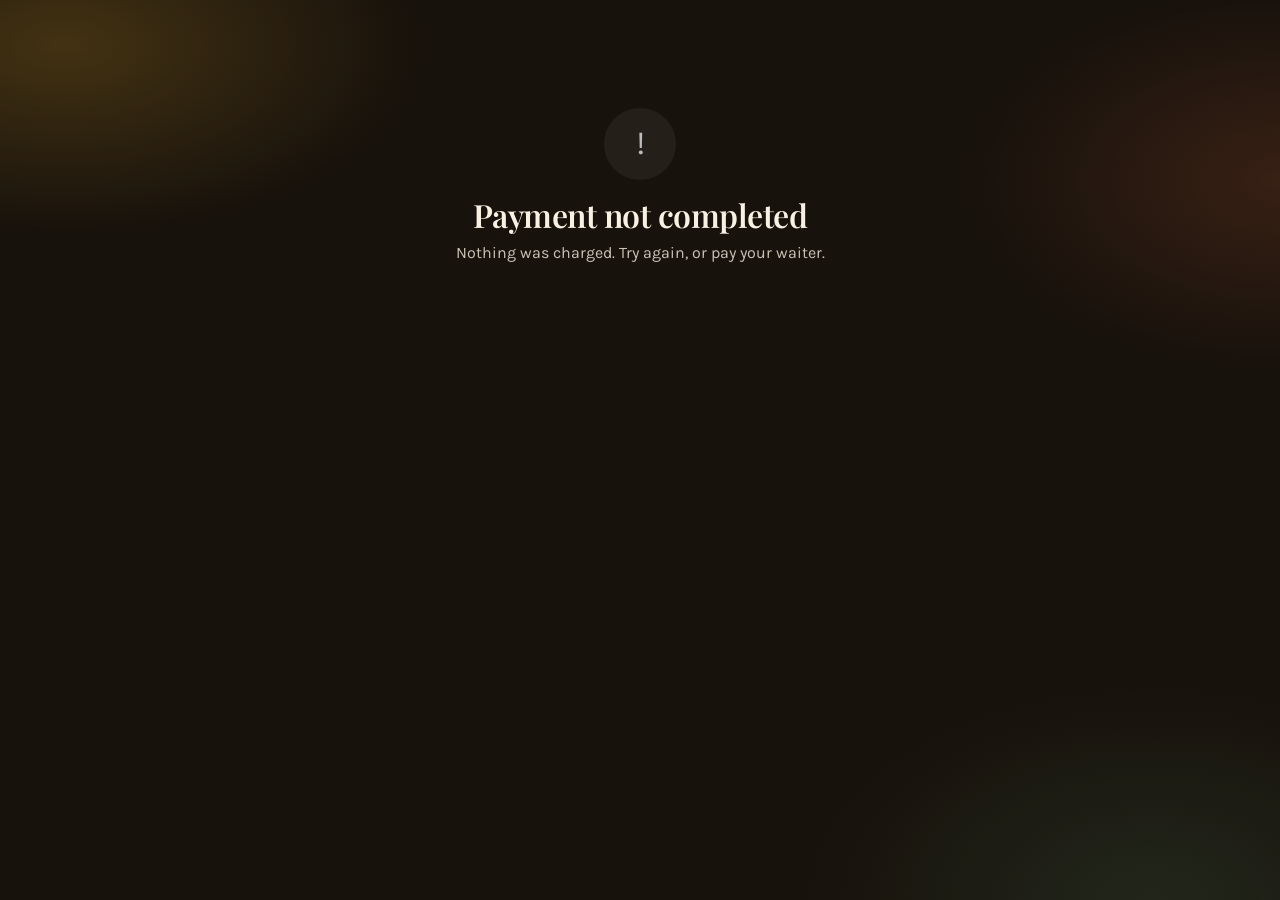
<file: payment-done.html>
<!doctype html>
<html lang="ru">
<head>
<meta charset="utf-8">
<meta name="viewport" content="width=device-width, initial-scale=1, viewport-fit=cover">
<meta name="robots" content="noindex">
<title>Оплата · Payment — Servio AI</title>
<link rel="icon" href="mark.png">
<script>try{document.documentElement.dataset.theme=localStorage.getItem("servio_theme")||"dark"}catch(e){}</script>
<link rel="preconnect" href="https://fonts.googleapis.com"><link rel="preconnect" href="https://fonts.gstatic.com" crossorigin>
<link rel="stylesheet" href="https://fonts.googleapis.com/css2?family=Playfair+Display:ital,wght@0,600;1,500&family=Karla:wght@400;500;600;700&display=swap">
<link rel="stylesheet" href="legal.css?v=4">
<style>
  .done{max-width:520px;margin:12vh auto 0;padding:0 16px;text-align:center}
  .done .mark{width:72px;height:72px;border-radius:50%;display:grid;place-items:center;margin:0 auto 18px;font-size:34px}
  .done .ok{background:rgba(212,175,95,.16);color:#d4af5f}
  .done .no{background:rgba(255,255,255,.06);color:#bbb}
  .done h1{font-family:"Playfair Display",serif;font-size:32px;margin:0 0 10px}
  .done p{font-size:16px;line-height:1.55;opacity:.8;margin:0 0 8px}
</style>
</head>
<body>
<div class="bar"></div>
<main class="done">
  <div class="mark" id="mark">✓</div>
  <h1 id="title"></h1>
  <p id="body"></p>
</main>
<script>
// Stripe sends people here after paying. Nothing is decided on this page: the payment is confirmed
// to Servio's server by Stripe directly; this only says what to do next.
(function(){
  var q=new URLSearchParams(location.search), r=q.get("r"), ok=q.get("ok")==="1";
  var ru=(navigator.language||"").toLowerCase().indexOf("ru")===0||(navigator.language||"").toLowerCase().indexOf("uk")===0;
  var T={
    subscription:{ok:["Спасибо, оплата прошла","Вернитесь в приложение Servio AI — тариф включится в течение минуты.","Thank you — payment received","Go back to the Servio AI app — your plan switches on within a minute."],
                  no:["Оплата не завершена","Деньги не списаны. Вернитесь в приложение и попробуйте ещё раз.","Payment not completed","Nothing was charged. Go back to the app and try again."]},
    order:{ok:["Оплачено, спасибо!","Заказ оплачен — планшет на столе это уже показывает. Приятного аппетита!","Paid — thank you!","Your order is paid; the tablet at your table already shows it. Enjoy your meal!"],
           no:["Оплата не завершена","Деньги не списаны. Можно попробовать снова или оплатить официанту.","Payment not completed","Nothing was charged. Try again, or pay your waiter."]},
    connect:{ok:["Данные отправлены","Вернитесь в приложение: приём карт включится, как только Stripe закончит проверку.","Details sent","Go back to the app: card payments switch on as soon as Stripe finishes checking."],
             no:["Настройка не закончена","Вернитесь в приложение и нажмите «Продолжить настройку».","Setup not finished","Go back to the app and tap “Continue setup”."]}
  };
  var t=(T[r]||T.order)[ok?"ok":"no"], i=ru?0:2;
  document.getElementById("title").textContent=t[i];
  document.getElementById("body").textContent=t[i+1];
  var m=document.getElementById("mark"); m.className="mark "+(ok?"ok":"no"); m.textContent=ok?"✓":"!";
  document.documentElement.lang=ru?"ru":"en";
})();
</script>
</body>
</html>
</file>
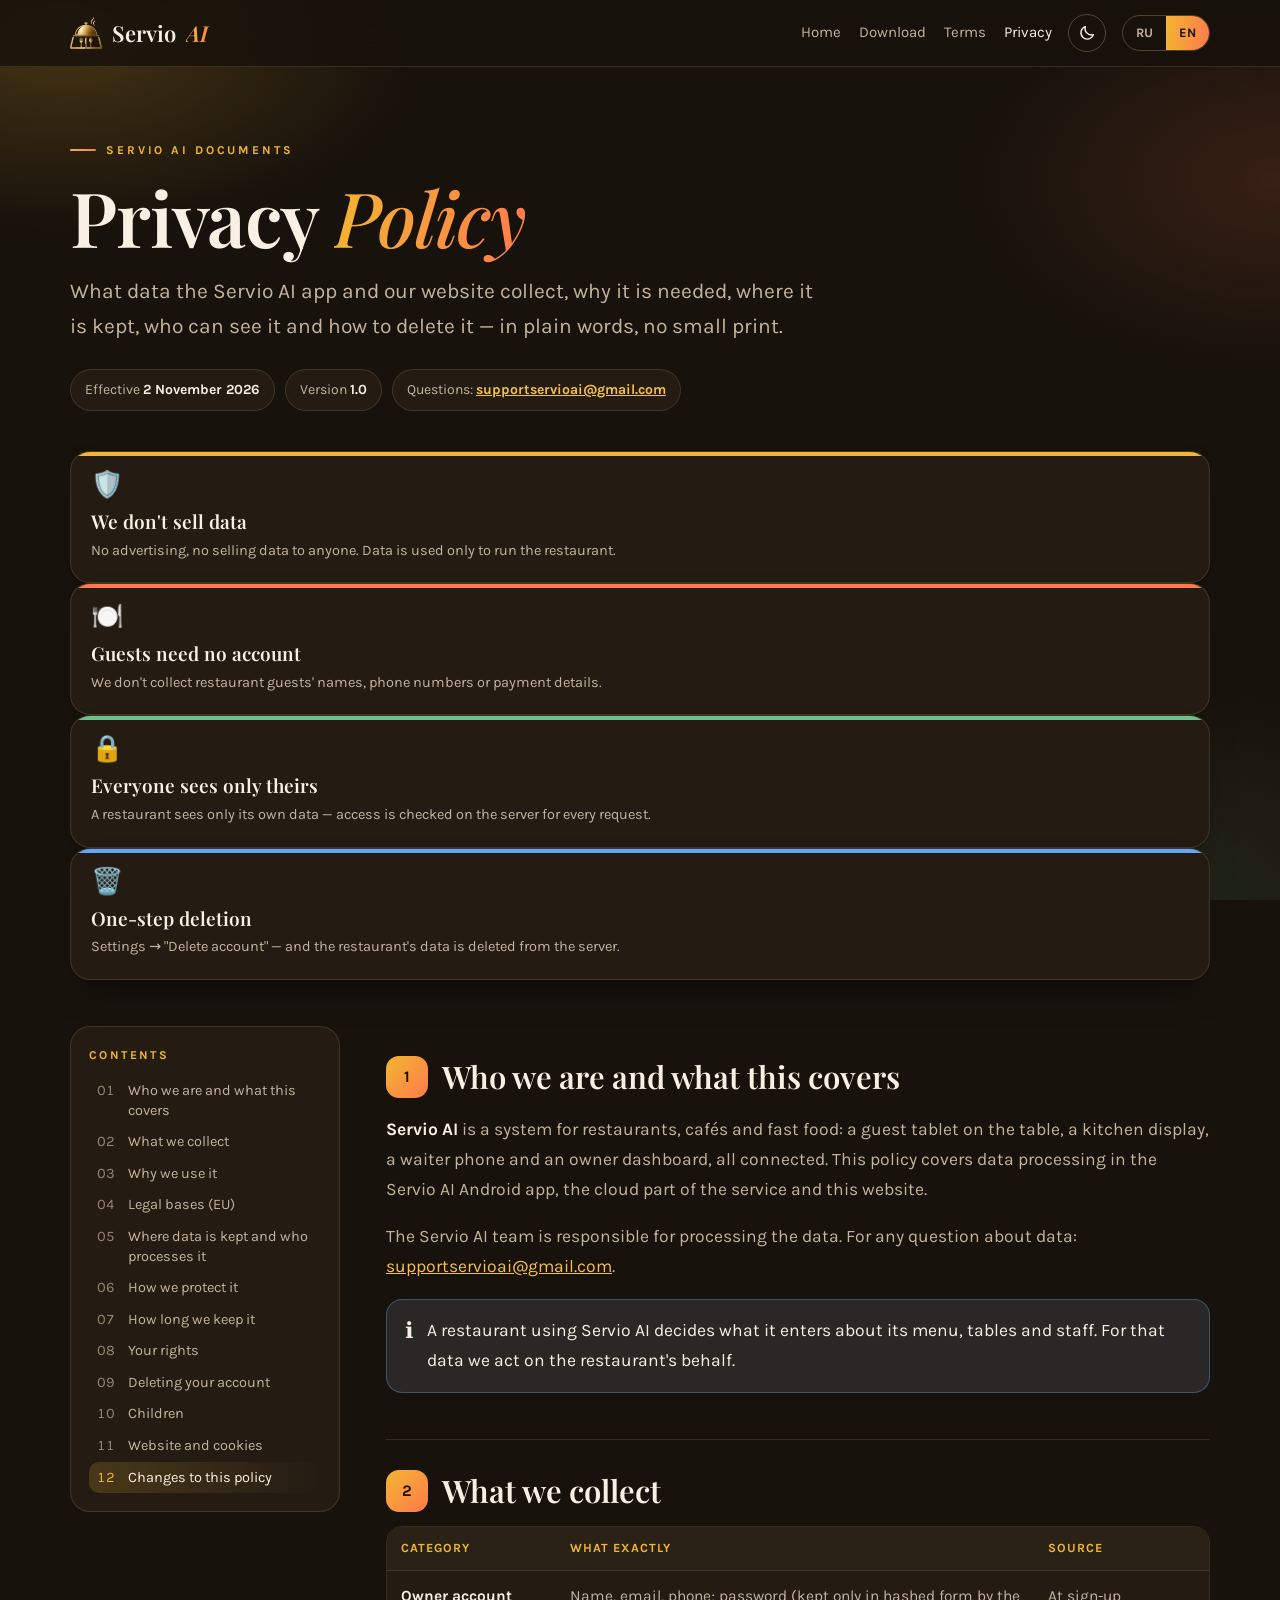
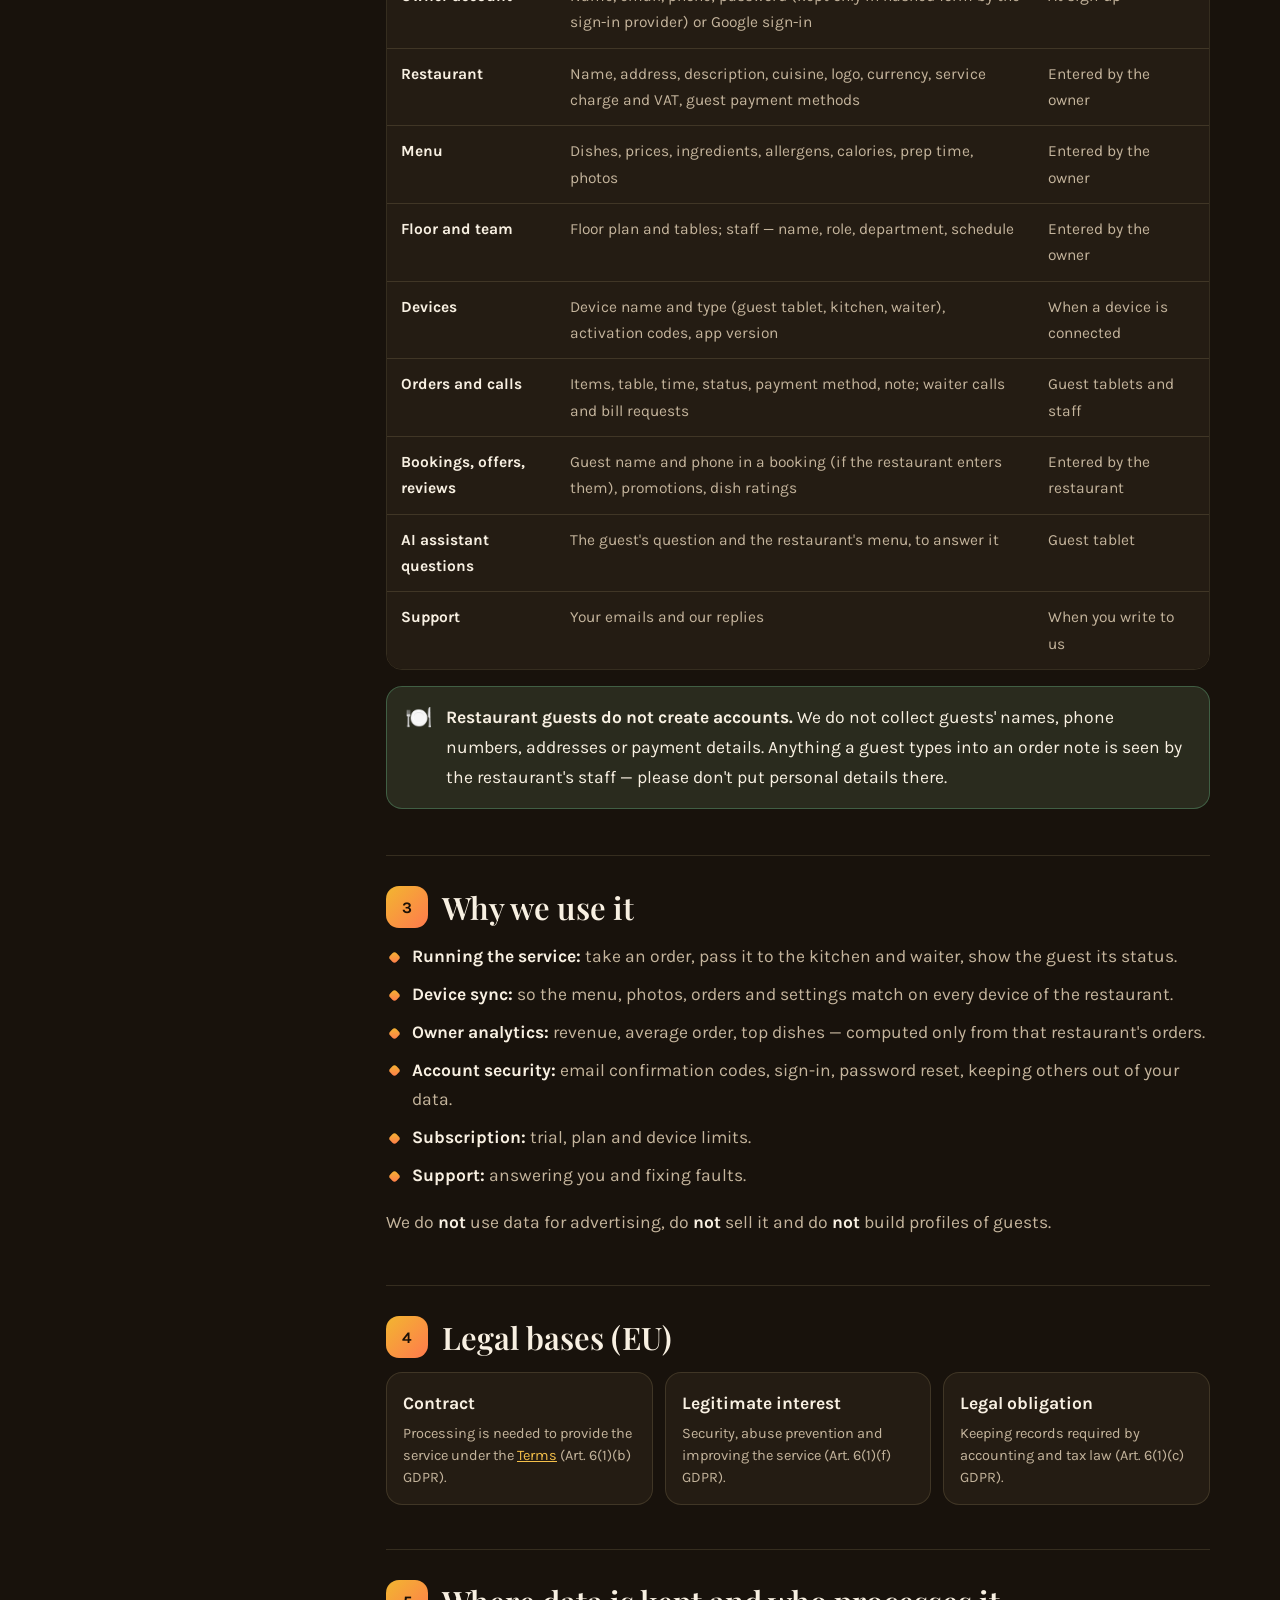
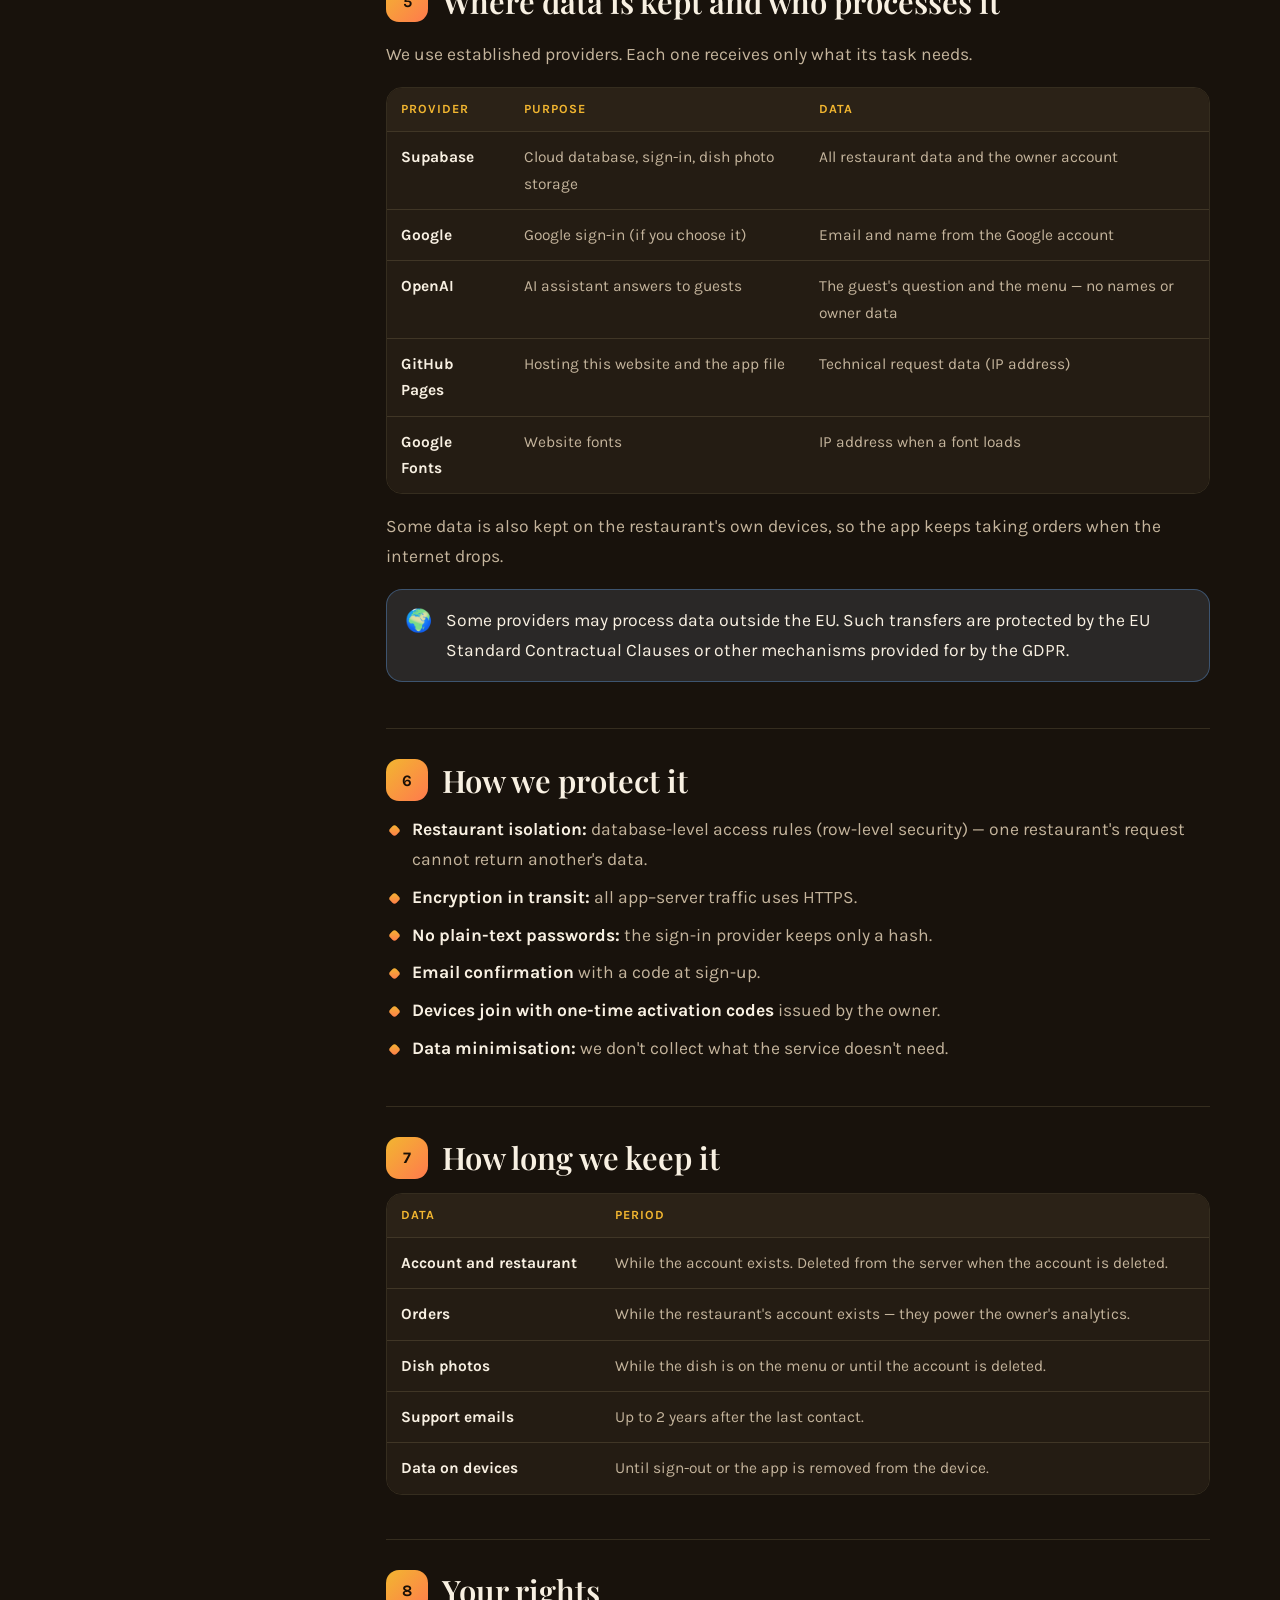
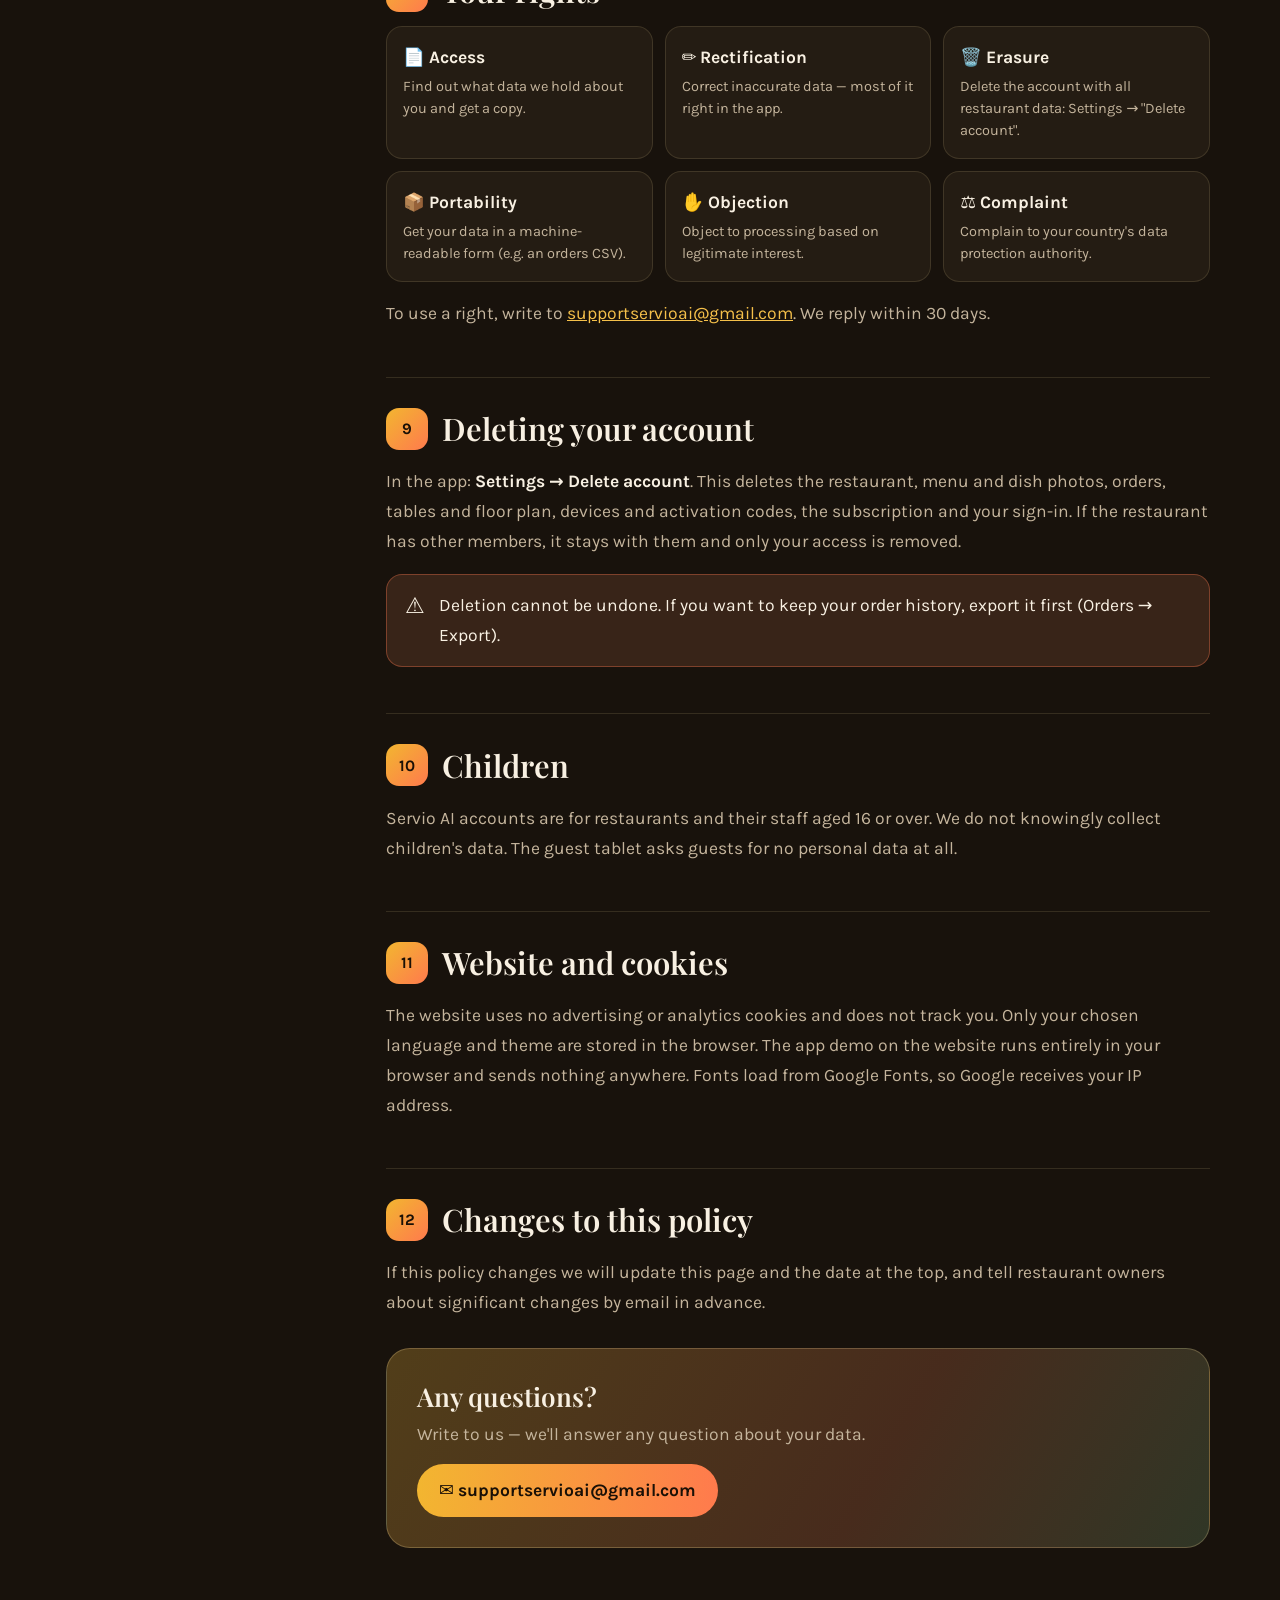
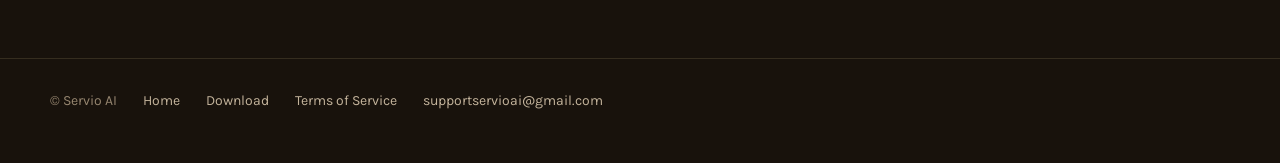
<file: privacy.html>
<!doctype html>
<html lang="ru">
<head>
<meta charset="utf-8">
<meta name="viewport" content="width=device-width, initial-scale=1, viewport-fit=cover">
<title>Политика конфиденциальности · Privacy Policy — Servio AI</title>
<meta name="description" content="Какие данные собирает Servio AI, зачем, где они хранятся и как их удалить.">
<link rel="icon" href="mark.png">
<script>try{document.documentElement.dataset.theme=localStorage.getItem("servio_theme")||"dark"}catch(e){}</script>
<link rel="preconnect" href="https://fonts.googleapis.com"><link rel="preconnect" href="https://fonts.gstatic.com" crossorigin>
<link rel="stylesheet" href="https://fonts.googleapis.com/css2?family=Playfair+Display:ital,wght@0,600;1,500&family=Karla:wght@400;500;600;700&display=swap">
<link rel="stylesheet" href="legal.css?v=4">
</head>
<body>
<div class="bar"></div>
<nav class="nav"><div class="in">
  <a class="home" href="./"><img src="mark.png" alt="">Servio <i>AI</i></a>
  <div class="links"><a href="./" data-ru="Главная" data-en="Home">Главная</a><a href="download.html" data-ru="Скачать" data-en="Download">Скачать</a><a href="terms.html" data-ru="Условия" data-en="Terms">Условия</a><a class="cur" href="privacy.html" data-ru="Конфиденциальность" data-en="Privacy">Конфиденциальность</a></div>
  <button class="theme" id="themeBtn" type="button" aria-label="Light or dark theme"><svg class="sun" viewBox="0 0 24 24" fill="none" stroke="currentColor" stroke-width="1.9" stroke-linecap="round"><circle cx="12" cy="12" r="4.2"/><path d="M12 2.5v2.2M12 19.3v2.2M4.6 4.6l1.6 1.6M17.8 17.8l1.6 1.6M2.5 12h2.2M19.3 12h2.2M4.6 19.4l1.6-1.6M17.8 6.2l1.6-1.6"/></svg><svg class="moon" viewBox="0 0 24 24" fill="none" stroke="currentColor" stroke-width="1.9" stroke-linecap="round" stroke-linejoin="round"><path d="M20.5 14.2A8.5 8.5 0 0 1 9.8 3.5a8.5 8.5 0 1 0 10.7 10.7z"/></svg></button>
  <div class="tabs"><button data-l="ru">RU</button><button data-l="en">EN</button></div>
</div></nav>

<!-- ═════════════ RU ═════════════ -->
<header class="hero" lang-block="ru">
  <div class="eyebrow">Документы Servio AI</div>
  <h1>Политика <em>конфиденциальности</em></h1>
  <p class="lead">Какие данные собирает приложение Servio AI и наш сайт, зачем они нужны, где хранятся, кто их видит и как их удалить — простыми словами, без мелкого шрифта.</p>
  <div class="meta"><span>Действует с <b>2 ноября 2026 г.</b></span><span>Версия <b>1.0</b></span><span>Вопросы: <b><a href="mailto:supportservioai@gmail.com">supportservioai@gmail.com</a></b></span></div>
</header>
<div class="tldr" lang-block="ru">
  <div class="tl reveal"><div class="ic">🛡️</div><b>Не продаём данные</b><p>Никакой рекламы, никакой продажи данных третьим лицам. Данные нужны только для работы ресторана.</p></div>
  <div class="tl reveal"><div class="ic">🍽️</div><b>Гости — без аккаунтов</b><p>Мы не собираем имена, телефоны и платёжные данные гостей ресторана.</p></div>
  <div class="tl reveal"><div class="ic">🔒</div><b>Каждый видит своё</b><p>Ресторан видит только свои данные — доступ проверяется на сервере при каждом запросе.</p></div>
  <div class="tl reveal"><div class="ic">🗑️</div><b>Удаление в один шаг</b><p>Настройки → «Удалить аккаунт» — и данные ресторана удаляются с сервера.</p></div>
</div>

<!-- ═════════════ EN ═════════════ -->
<header class="hero" lang-block="en">
  <div class="eyebrow">Servio AI documents</div>
  <h1>Privacy <em>Policy</em></h1>
  <p class="lead">What data the Servio AI app and our website collect, why it is needed, where it is kept, who can see it and how to delete it — in plain words, no small print.</p>
  <div class="meta"><span>Effective <b>2 November 2026</b></span><span>Version <b>1.0</b></span><span>Questions: <b><a href="mailto:supportservioai@gmail.com">supportservioai@gmail.com</a></b></span></div>
</header>
<div class="tldr" lang-block="en">
  <div class="tl reveal"><div class="ic">🛡️</div><b>We don't sell data</b><p>No advertising, no selling data to anyone. Data is used only to run the restaurant.</p></div>
  <div class="tl reveal"><div class="ic">🍽️</div><b>Guests need no account</b><p>We don't collect restaurant guests' names, phone numbers or payment details.</p></div>
  <div class="tl reveal"><div class="ic">🔒</div><b>Everyone sees only theirs</b><p>A restaurant sees only its own data — access is checked on the server for every request.</p></div>
  <div class="tl reveal"><div class="ic">🗑️</div><b>One-step deletion</b><p>Settings → "Delete account" — and the restaurant's data is deleted from the server.</p></div>
</div>

<div class="layout">
<aside class="toc" id="toc"></aside>
<div>

<!-- ═════════════ RU document ═════════════ -->
<article class="doc" lang-block="ru">
  <section><h2><span class="n">1</span><span class="t">Кто мы и о чём эта политика</span></h2>
    <p><b>Servio AI</b> — система для ресторанов, кафе и фастфуда: планшет гостя на столе, кухонный экран, телефон официанта и панель владельца, связанные между собой. Политика описывает обработку данных в Android-приложении Servio AI, в облачной части сервиса и на сайте.</p>
    <p>Ответственный за обработку данных — команда Servio AI. Связаться с нами по любому вопросу о данных: <a href="mailto:supportservioai@gmail.com">supportservioai@gmail.com</a>.</p>
    <div class="callout info"><span class="i">ℹ️</span><p>Ресторан, который пользуется Servio AI, сам решает, какие данные о своём меню, столах и сотрудниках вносить в систему. Для этих данных мы действуем по поручению ресторана.</p></div>
  </section>

  <section><h2><span class="n">2</span><span class="t">Какие данные мы собираем</span></h2>
    <table class="tbl"><thead><tr><th>Категория</th><th>Что именно</th><th>Откуда</th></tr></thead><tbody>
      <tr><td><b>Аккаунт владельца</b></td><td>Имя, электронная почта, телефон; пароль (хранится только в зашифрованном виде у провайдера входа) или вход через Google</td><td>При регистрации</td></tr>
      <tr><td><b>Ресторан</b></td><td>Название, адрес, описание, кухня, логотип, валюта, сервисный сбор и НДС, способы оплаты для гостей</td><td>Вносит владелец</td></tr>
      <tr><td><b>Меню</b></td><td>Блюда, цены, состав, аллергены, калории, время приготовления, фото</td><td>Вносит владелец</td></tr>
      <tr><td><b>Зал и команда</b></td><td>План зала и столы; сотрудники — имя, роль, отдел, график</td><td>Вносит владелец</td></tr>
      <tr><td><b>Устройства</b></td><td>Название и тип устройства (планшет гостя, кухня, официант), коды активации, версия приложения</td><td>При подключении устройства</td></tr>
      <tr><td><b>Заказы и вызовы</b></td><td>Состав заказа, стол, время, статус, способ оплаты, комментарий; вызовы официанта и запросы счёта</td><td>Планшеты гостей и персонал</td></tr>
      <tr><td><b>Брони, акции, отзывы</b></td><td>Имя и телефон гостя в брони (если их вносит ресторан), промоакции, оценки блюд</td><td>Вносит ресторан</td></tr>
      <tr><td><b>Вопросы ИИ-ассистенту</b></td><td>Текст вопроса гостя и меню ресторана для ответа</td><td>Планшет гостя</td></tr>
      <tr><td><b>Поддержка</b></td><td>Ваши письма и наши ответы</td><td>Когда вы пишете нам</td></tr>
    </tbody></table>
    <div class="callout ok"><span class="i">🍽️</span><p><b>Гости ресторана не создают аккаунтов.</b> Мы не собираем имена, телефоны, адреса или платёжные данные гостей. Если гость пишет что-то в комментарии к заказу, это видит персонал ресторана — не пишите туда личных данных.</p></div>
  </section>

  <section><h2><span class="n">3</span><span class="t">Зачем мы используем данные</span></h2>
    <ul>
      <li><b>Работа сервиса:</b> принять заказ, передать его на кухню и официанту, показать гостю статус.</li>
      <li><b>Синхронизация устройств:</b> чтобы меню, фото, заказы и настройки совпадали на всех устройствах ресторана.</li>
      <li><b>Аналитика для владельца:</b> выручка, средний чек, популярные блюда — считаются из заказов только этого ресторана.</li>
      <li><b>Безопасность аккаунта:</b> подтверждение почты кодом, вход, восстановление пароля, защита от доступа к чужим данным.</li>
      <li><b>Подписка:</b> пробный период, тариф и лимиты устройств.</li>
      <li><b>Поддержка:</b> ответы на ваши обращения и исправление ошибок.</li>
    </ul>
    <p>Мы <b>не</b> используем данные для рекламы, <b>не</b> продаём их и <b>не</b> строим профили гостей.</p>
  </section>

  <section><h2><span class="n">4</span><span class="t">Правовые основания (для ЕС)</span></h2>
    <div class="cards">
      <div class="card"><b>Договор</b><p>Обработка нужна, чтобы оказывать вам сервис по <a href="terms.html">условиям использования</a> (ст. 6(1)(b) GDPR).</p></div>
      <div class="card"><b>Законный интерес</b><p>Безопасность, предотвращение злоупотреблений и улучшение сервиса (ст. 6(1)(f) GDPR).</p></div>
      <div class="card"><b>Закон</b><p>Хранение данных, которое требуется по бухгалтерскому и налоговому законодательству (ст. 6(1)(c) GDPR).</p></div>
    </div>
  </section>

  <section><h2><span class="n">5</span><span class="t">Где хранятся данные и кто их обрабатывает</span></h2>
    <p>Мы пользуемся проверенными поставщиками. Каждый получает только то, что нужно для его задачи.</p>
    <table class="tbl"><thead><tr><th>Поставщик</th><th>Для чего</th><th>Какие данные</th></tr></thead><tbody>
      <tr><td><b>Supabase</b></td><td>Облачная база данных, вход в аккаунт, хранение фото блюд</td><td>Все данные ресторана и аккаунта владельца</td></tr>
      <tr><td><b>Google</b></td><td>Вход через Google (если вы его выбрали)</td><td>Почта и имя из аккаунта Google</td></tr>
      <tr><td><b>OpenAI</b></td><td>Ответы ИИ-ассистента гостю</td><td>Вопрос гостя и меню ресторана — без имён и данных владельца</td></tr>
      <tr><td><b>GitHub Pages</b></td><td>Размещение этого сайта и файла приложения</td><td>Технические данные запроса (IP-адрес)</td></tr>
      <tr><td><b>Google Fonts</b></td><td>Шрифты сайта</td><td>IP-адрес при загрузке шрифта</td></tr>
    </tbody></table>
    <p>Часть данных также хранится на самих устройствах ресторана — так приложение продолжает принимать заказы, когда пропадает интернет.</p>
    <div class="callout info"><span class="i">🌍</span><p>Некоторые поставщики могут обрабатывать данные за пределами ЕС. В таких случаях передача защищается стандартными договорными условиями ЕС или иными механизмами, которые предусмотрены GDPR.</p></div>
  </section>

  <section><h2><span class="n">6</span><span class="t">Как мы защищаем данные</span></h2>
    <ul>
      <li><b>Изоляция ресторанов:</b> правила доступа на уровне базы данных (row-level security) — запрос одного ресторана физически не может вернуть данные другого.</li>
      <li><b>Шифрование при передаче:</b> всё общение приложения с сервером идёт по HTTPS.</li>
      <li><b>Пароли не хранятся в открытом виде:</b> их хранит провайдер входа только в виде хэша.</li>
      <li><b>Подтверждение почты</b> кодом при регистрации.</li>
      <li><b>Подключение устройств по одноразовым кодам</b> активации, которые выдаёт владелец.</li>
      <li><b>Минимум данных:</b> мы не собираем то, что не нужно для работы.</li>
    </ul>
  </section>

  <section><h2><span class="n">7</span><span class="t">Сколько мы храним данные</span></h2>
    <table class="tbl"><thead><tr><th>Данные</th><th>Срок</th></tr></thead><tbody>
      <tr><td><b>Аккаунт и ресторан</b></td><td>Пока аккаунт существует. После удаления аккаунта — удаляются с сервера.</td></tr>
      <tr><td><b>Заказы</b></td><td>Пока существует аккаунт ресторана — они нужны для аналитики владельца.</td></tr>
      <tr><td><b>Фото блюд</b></td><td>Пока блюдо есть в меню или до удаления аккаунта.</td></tr>
      <tr><td><b>Письма в поддержку</b></td><td>До 2 лет после последнего обращения.</td></tr>
      <tr><td><b>Данные на устройствах</b></td><td>До выхода из аккаунта или удаления приложения с устройства.</td></tr>
    </tbody></table>
  </section>

  <section><h2><span class="n">8</span><span class="t">Ваши права</span></h2>
    <div class="cards">
      <div class="card"><b>📄 Доступ</b><p>Узнать, какие данные о вас есть, и получить их копию.</p></div>
      <div class="card"><b>✏️ Исправление</b><p>Исправить неточные данные — большинство можно изменить прямо в приложении.</p></div>
      <div class="card"><b>🗑️ Удаление</b><p>Удалить аккаунт со всеми данными ресторана: Настройки → «Удалить аккаунт».</p></div>
      <div class="card"><b>📦 Переносимость</b><p>Получить данные в машиночитаемом виде (например, CSV заказов).</p></div>
      <div class="card"><b>✋ Возражение</b><p>Возразить против обработки на основании законного интереса.</p></div>
      <div class="card"><b>⚖️ Жалоба</b><p>Пожаловаться в надзорный орган по защите данных своей страны.</p></div>
    </div>
    <p>Чтобы воспользоваться правом, напишите на <a href="mailto:supportservioai@gmail.com">supportservioai@gmail.com</a>. Мы ответим в течение 30 дней.</p>
  </section>

  <section><h2><span class="n">9</span><span class="t">Удаление аккаунта</span></h2>
    <p>В приложении: <b>Настройки → Удалить аккаунт</b>. Будут удалены: ресторан, меню и фото блюд, заказы, столы и план зала, устройства и коды активации, подписка и ваш вход. Если в ресторане есть другие участники, ресторан останется у них, а удалится только ваш доступ.</p>
    <div class="callout warn"><span class="i">⚠️</span><p>Удаление необратимо. Если хотите сохранить историю заказов, выгрузите её заранее (Заказы → Экспорт).</p></div>
  </section>

  <section><h2><span class="n">10</span><span class="t">Дети</span></h2>
    <p>Аккаунты Servio AI предназначены для ресторанов и их сотрудников старше 16 лет. Мы сознательно не собираем данные детей. Планшет гостя не требует от гостей никаких личных данных.</p>
  </section>

  <section><h2><span class="n">11</span><span class="t">Сайт и cookie</span></h2>
    <p>Сайт не использует рекламные и аналитические cookie и не следит за вами. В браузере сохраняются только выбранные язык и тема оформления. Демо-версия приложения на сайте работает целиком в вашем браузере и ничего никуда не отправляет. Шрифты загружаются с Google Fonts, поэтому Google получает ваш IP-адрес.</p>
  </section>

  <section><h2><span class="n">12</span><span class="t">Изменения политики</span></h2>
    <p>Если политика изменится, мы обновим эту страницу и дату вверху, а о существенных изменениях заранее сообщим владельцам ресторанов по почте.</p>
    <div class="contact"><h3>Остались вопросы?</h3><p>Напишите нам — ответим на любой вопрос о ваших данных.</p><a class="btn" href="mailto:supportservioai@gmail.com?subject=Servio%20AI%20%E2%80%94%20%D0%B4%D0%B0%D0%BD%D0%BD%D1%8B%D0%B5">✉️ supportservioai@gmail.com</a></div>
  </section>
</article>

<!-- ═════════════ EN document ═════════════ -->
<article class="doc" lang-block="en">
  <section><h2><span class="n">1</span><span class="t">Who we are and what this covers</span></h2>
    <p><b>Servio AI</b> is a system for restaurants, cafés and fast food: a guest tablet on the table, a kitchen display, a waiter phone and an owner dashboard, all connected. This policy covers data processing in the Servio AI Android app, the cloud part of the service and this website.</p>
    <p>The Servio AI team is responsible for processing the data. For any question about data: <a href="mailto:supportservioai@gmail.com">supportservioai@gmail.com</a>.</p>
    <div class="callout info"><span class="i">ℹ️</span><p>A restaurant using Servio AI decides what it enters about its menu, tables and staff. For that data we act on the restaurant's behalf.</p></div>
  </section>

  <section><h2><span class="n">2</span><span class="t">What we collect</span></h2>
    <table class="tbl"><thead><tr><th>Category</th><th>What exactly</th><th>Source</th></tr></thead><tbody>
      <tr><td><b>Owner account</b></td><td>Name, email, phone; password (kept only in hashed form by the sign-in provider) or Google sign-in</td><td>At sign-up</td></tr>
      <tr><td><b>Restaurant</b></td><td>Name, address, description, cuisine, logo, currency, service charge and VAT, guest payment methods</td><td>Entered by the owner</td></tr>
      <tr><td><b>Menu</b></td><td>Dishes, prices, ingredients, allergens, calories, prep time, photos</td><td>Entered by the owner</td></tr>
      <tr><td><b>Floor and team</b></td><td>Floor plan and tables; staff — name, role, department, schedule</td><td>Entered by the owner</td></tr>
      <tr><td><b>Devices</b></td><td>Device name and type (guest tablet, kitchen, waiter), activation codes, app version</td><td>When a device is connected</td></tr>
      <tr><td><b>Orders and calls</b></td><td>Items, table, time, status, payment method, note; waiter calls and bill requests</td><td>Guest tablets and staff</td></tr>
      <tr><td><b>Bookings, offers, reviews</b></td><td>Guest name and phone in a booking (if the restaurant enters them), promotions, dish ratings</td><td>Entered by the restaurant</td></tr>
      <tr><td><b>AI assistant questions</b></td><td>The guest's question and the restaurant's menu, to answer it</td><td>Guest tablet</td></tr>
      <tr><td><b>Support</b></td><td>Your emails and our replies</td><td>When you write to us</td></tr>
    </tbody></table>
    <div class="callout ok"><span class="i">🍽️</span><p><b>Restaurant guests do not create accounts.</b> We do not collect guests' names, phone numbers, addresses or payment details. Anything a guest types into an order note is seen by the restaurant's staff — please don't put personal details there.</p></div>
  </section>

  <section><h2><span class="n">3</span><span class="t">Why we use it</span></h2>
    <ul>
      <li><b>Running the service:</b> take an order, pass it to the kitchen and waiter, show the guest its status.</li>
      <li><b>Device sync:</b> so the menu, photos, orders and settings match on every device of the restaurant.</li>
      <li><b>Owner analytics:</b> revenue, average order, top dishes — computed only from that restaurant's orders.</li>
      <li><b>Account security:</b> email confirmation codes, sign-in, password reset, keeping others out of your data.</li>
      <li><b>Subscription:</b> trial, plan and device limits.</li>
      <li><b>Support:</b> answering you and fixing faults.</li>
    </ul>
    <p>We do <b>not</b> use data for advertising, do <b>not</b> sell it and do <b>not</b> build profiles of guests.</p>
  </section>

  <section><h2><span class="n">4</span><span class="t">Legal bases (EU)</span></h2>
    <div class="cards">
      <div class="card"><b>Contract</b><p>Processing is needed to provide the service under the <a href="terms.html">Terms</a> (Art. 6(1)(b) GDPR).</p></div>
      <div class="card"><b>Legitimate interest</b><p>Security, abuse prevention and improving the service (Art. 6(1)(f) GDPR).</p></div>
      <div class="card"><b>Legal obligation</b><p>Keeping records required by accounting and tax law (Art. 6(1)(c) GDPR).</p></div>
    </div>
  </section>

  <section><h2><span class="n">5</span><span class="t">Where data is kept and who processes it</span></h2>
    <p>We use established providers. Each one receives only what its task needs.</p>
    <table class="tbl"><thead><tr><th>Provider</th><th>Purpose</th><th>Data</th></tr></thead><tbody>
      <tr><td><b>Supabase</b></td><td>Cloud database, sign-in, dish photo storage</td><td>All restaurant data and the owner account</td></tr>
      <tr><td><b>Google</b></td><td>Google sign-in (if you choose it)</td><td>Email and name from the Google account</td></tr>
      <tr><td><b>OpenAI</b></td><td>AI assistant answers to guests</td><td>The guest's question and the menu — no names or owner data</td></tr>
      <tr><td><b>GitHub Pages</b></td><td>Hosting this website and the app file</td><td>Technical request data (IP address)</td></tr>
      <tr><td><b>Google Fonts</b></td><td>Website fonts</td><td>IP address when a font loads</td></tr>
    </tbody></table>
    <p>Some data is also kept on the restaurant's own devices, so the app keeps taking orders when the internet drops.</p>
    <div class="callout info"><span class="i">🌍</span><p>Some providers may process data outside the EU. Such transfers are protected by the EU Standard Contractual Clauses or other mechanisms provided for by the GDPR.</p></div>
  </section>

  <section><h2><span class="n">6</span><span class="t">How we protect it</span></h2>
    <ul>
      <li><b>Restaurant isolation:</b> database-level access rules (row-level security) — one restaurant's request cannot return another's data.</li>
      <li><b>Encryption in transit:</b> all app–server traffic uses HTTPS.</li>
      <li><b>No plain-text passwords:</b> the sign-in provider keeps only a hash.</li>
      <li><b>Email confirmation</b> with a code at sign-up.</li>
      <li><b>Devices join with one-time activation codes</b> issued by the owner.</li>
      <li><b>Data minimisation:</b> we don't collect what the service doesn't need.</li>
    </ul>
  </section>

  <section><h2><span class="n">7</span><span class="t">How long we keep it</span></h2>
    <table class="tbl"><thead><tr><th>Data</th><th>Period</th></tr></thead><tbody>
      <tr><td><b>Account and restaurant</b></td><td>While the account exists. Deleted from the server when the account is deleted.</td></tr>
      <tr><td><b>Orders</b></td><td>While the restaurant's account exists — they power the owner's analytics.</td></tr>
      <tr><td><b>Dish photos</b></td><td>While the dish is on the menu or until the account is deleted.</td></tr>
      <tr><td><b>Support emails</b></td><td>Up to 2 years after the last contact.</td></tr>
      <tr><td><b>Data on devices</b></td><td>Until sign-out or the app is removed from the device.</td></tr>
    </tbody></table>
  </section>

  <section><h2><span class="n">8</span><span class="t">Your rights</span></h2>
    <div class="cards">
      <div class="card"><b>📄 Access</b><p>Find out what data we hold about you and get a copy.</p></div>
      <div class="card"><b>✏️ Rectification</b><p>Correct inaccurate data — most of it right in the app.</p></div>
      <div class="card"><b>🗑️ Erasure</b><p>Delete the account with all restaurant data: Settings → "Delete account".</p></div>
      <div class="card"><b>📦 Portability</b><p>Get your data in a machine-readable form (e.g. an orders CSV).</p></div>
      <div class="card"><b>✋ Objection</b><p>Object to processing based on legitimate interest.</p></div>
      <div class="card"><b>⚖️ Complaint</b><p>Complain to your country's data protection authority.</p></div>
    </div>
    <p>To use a right, write to <a href="mailto:supportservioai@gmail.com">supportservioai@gmail.com</a>. We reply within 30 days.</p>
  </section>

  <section><h2><span class="n">9</span><span class="t">Deleting your account</span></h2>
    <p>In the app: <b>Settings → Delete account</b>. This deletes the restaurant, menu and dish photos, orders, tables and floor plan, devices and activation codes, the subscription and your sign-in. If the restaurant has other members, it stays with them and only your access is removed.</p>
    <div class="callout warn"><span class="i">⚠️</span><p>Deletion cannot be undone. If you want to keep your order history, export it first (Orders → Export).</p></div>
  </section>

  <section><h2><span class="n">10</span><span class="t">Children</span></h2>
    <p>Servio AI accounts are for restaurants and their staff aged 16 or over. We do not knowingly collect children's data. The guest tablet asks guests for no personal data at all.</p>
  </section>

  <section><h2><span class="n">11</span><span class="t">Website and cookies</span></h2>
    <p>The website uses no advertising or analytics cookies and does not track you. Only your chosen language and theme are stored in the browser. The app demo on the website runs entirely in your browser and sends nothing anywhere. Fonts load from Google Fonts, so Google receives your IP address.</p>
  </section>

  <section><h2><span class="n">12</span><span class="t">Changes to this policy</span></h2>
    <p>If this policy changes we will update this page and the date at the top, and tell restaurant owners about significant changes by email in advance.</p>
    <div class="contact"><h3>Any questions?</h3><p>Write to us — we'll answer any question about your data.</p><a class="btn" href="mailto:supportservioai@gmail.com?subject=Servio%20AI%20%E2%80%94%20data">✉️ supportservioai@gmail.com</a></div>
  </section>
</article>

</div>
</div>
<footer><div class="in"><span>© Servio AI</span><a href="./" data-ru="Главная" data-en="Home">Главная</a><a href="download.html" data-ru="Скачать" data-en="Download">Скачать</a><a href="terms.html" data-ru="Условия использования" data-en="Terms of Service">Условия использования</a><a href="mailto:supportservioai@gmail.com">supportservioai@gmail.com</a></div></footer>
<script src="legal.js?v=3"></script>
</body>
</html>
</file>
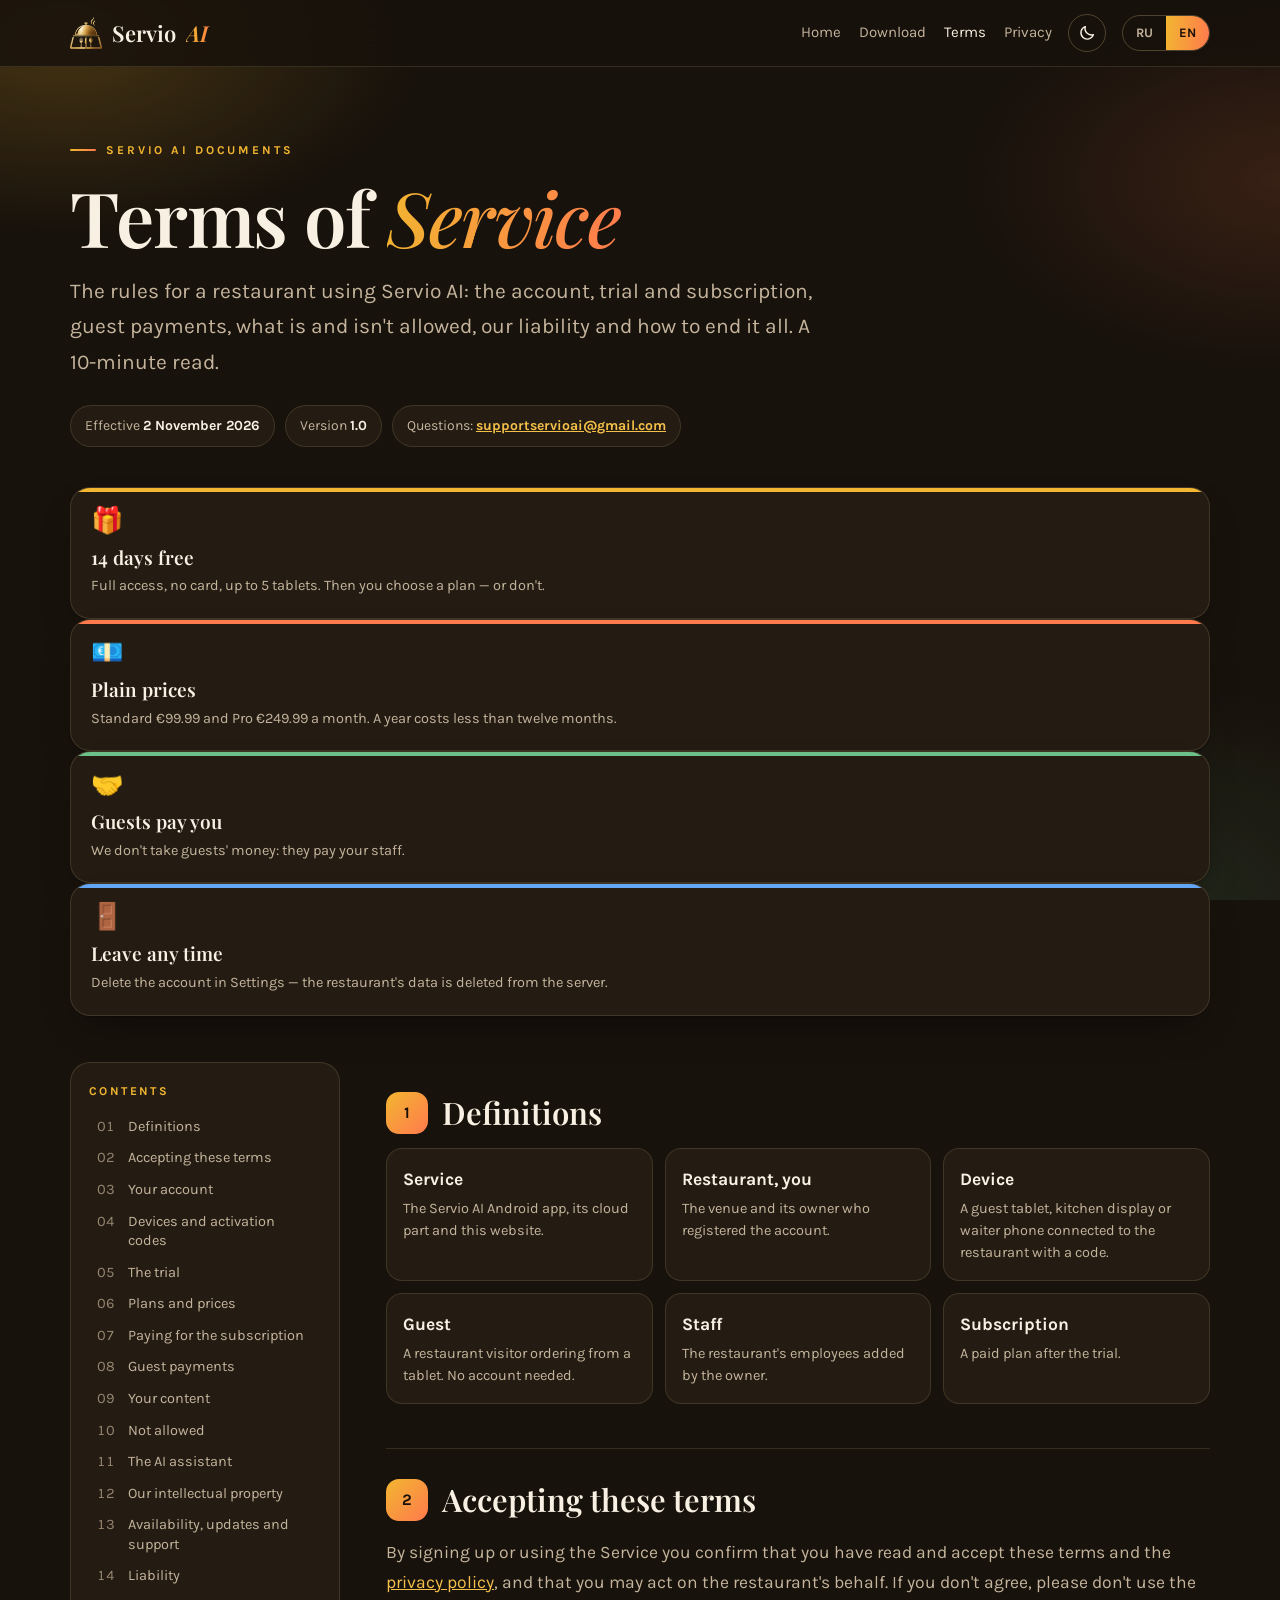
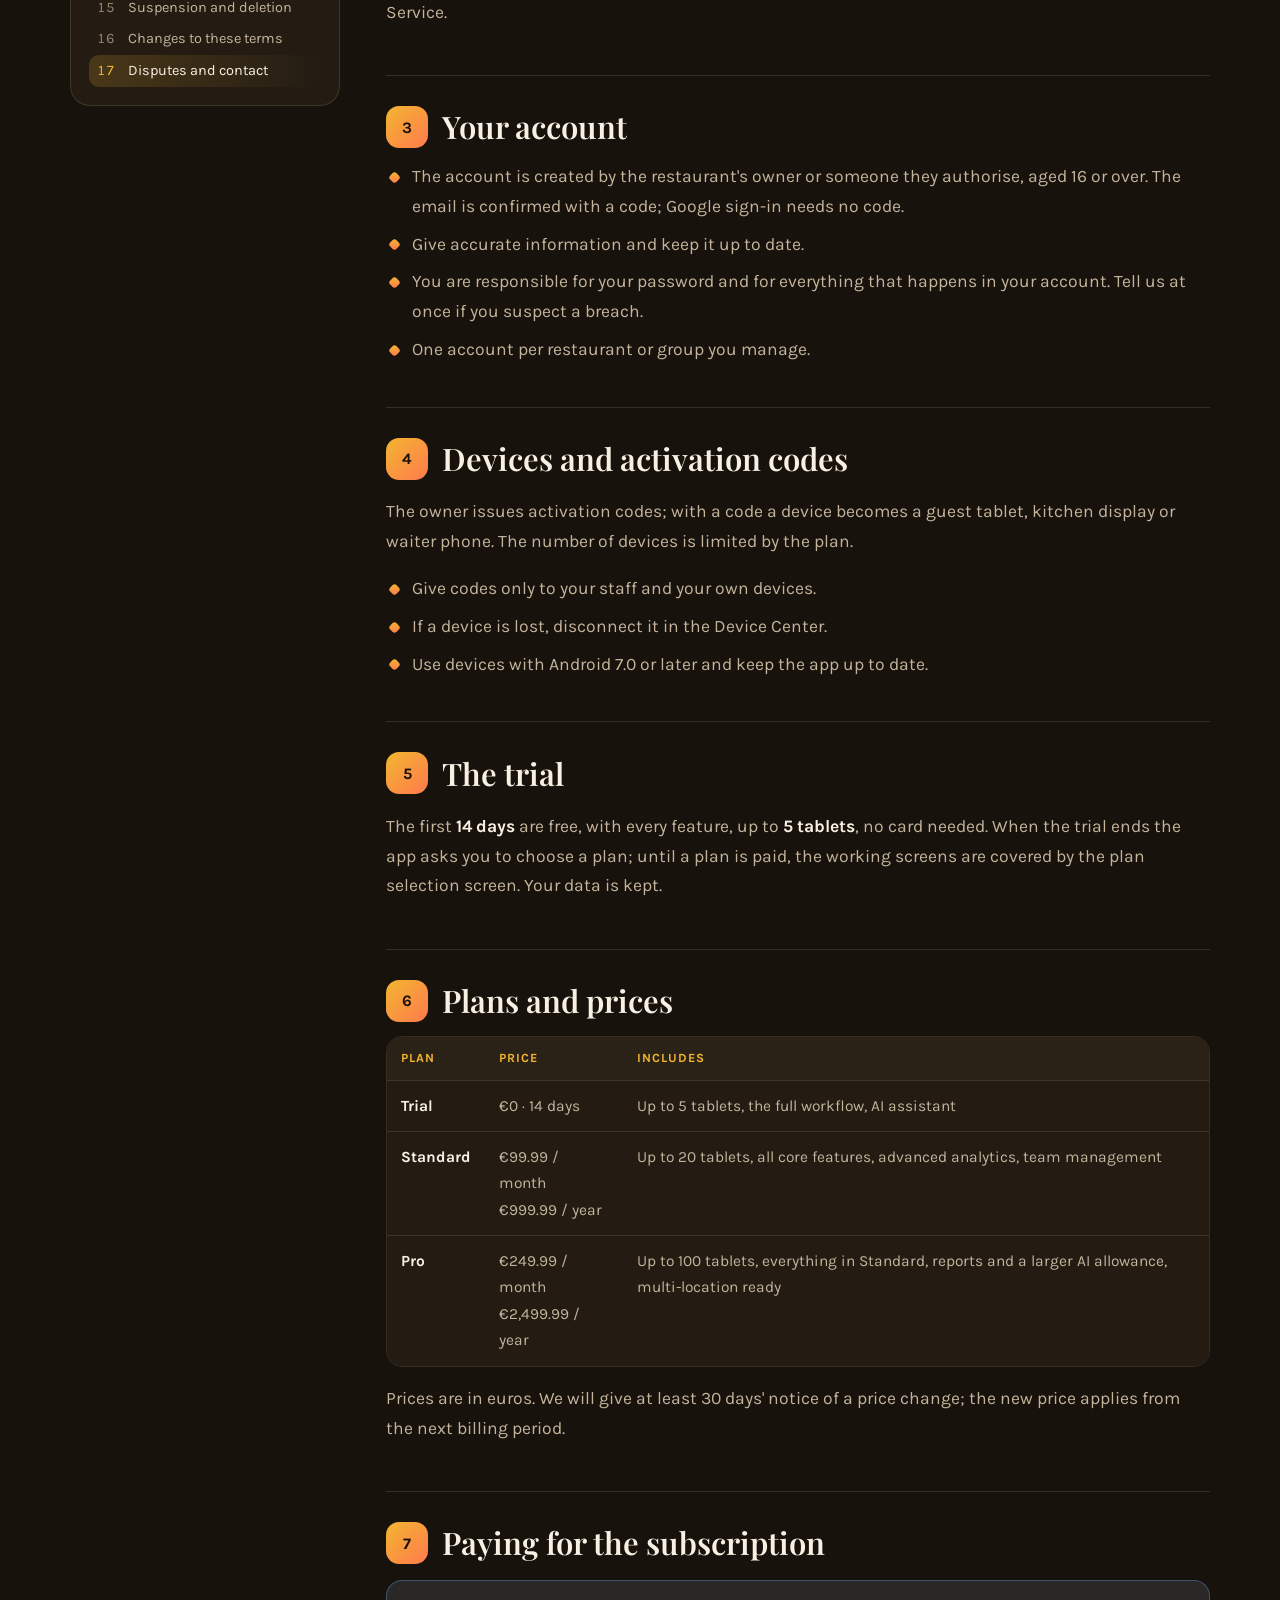
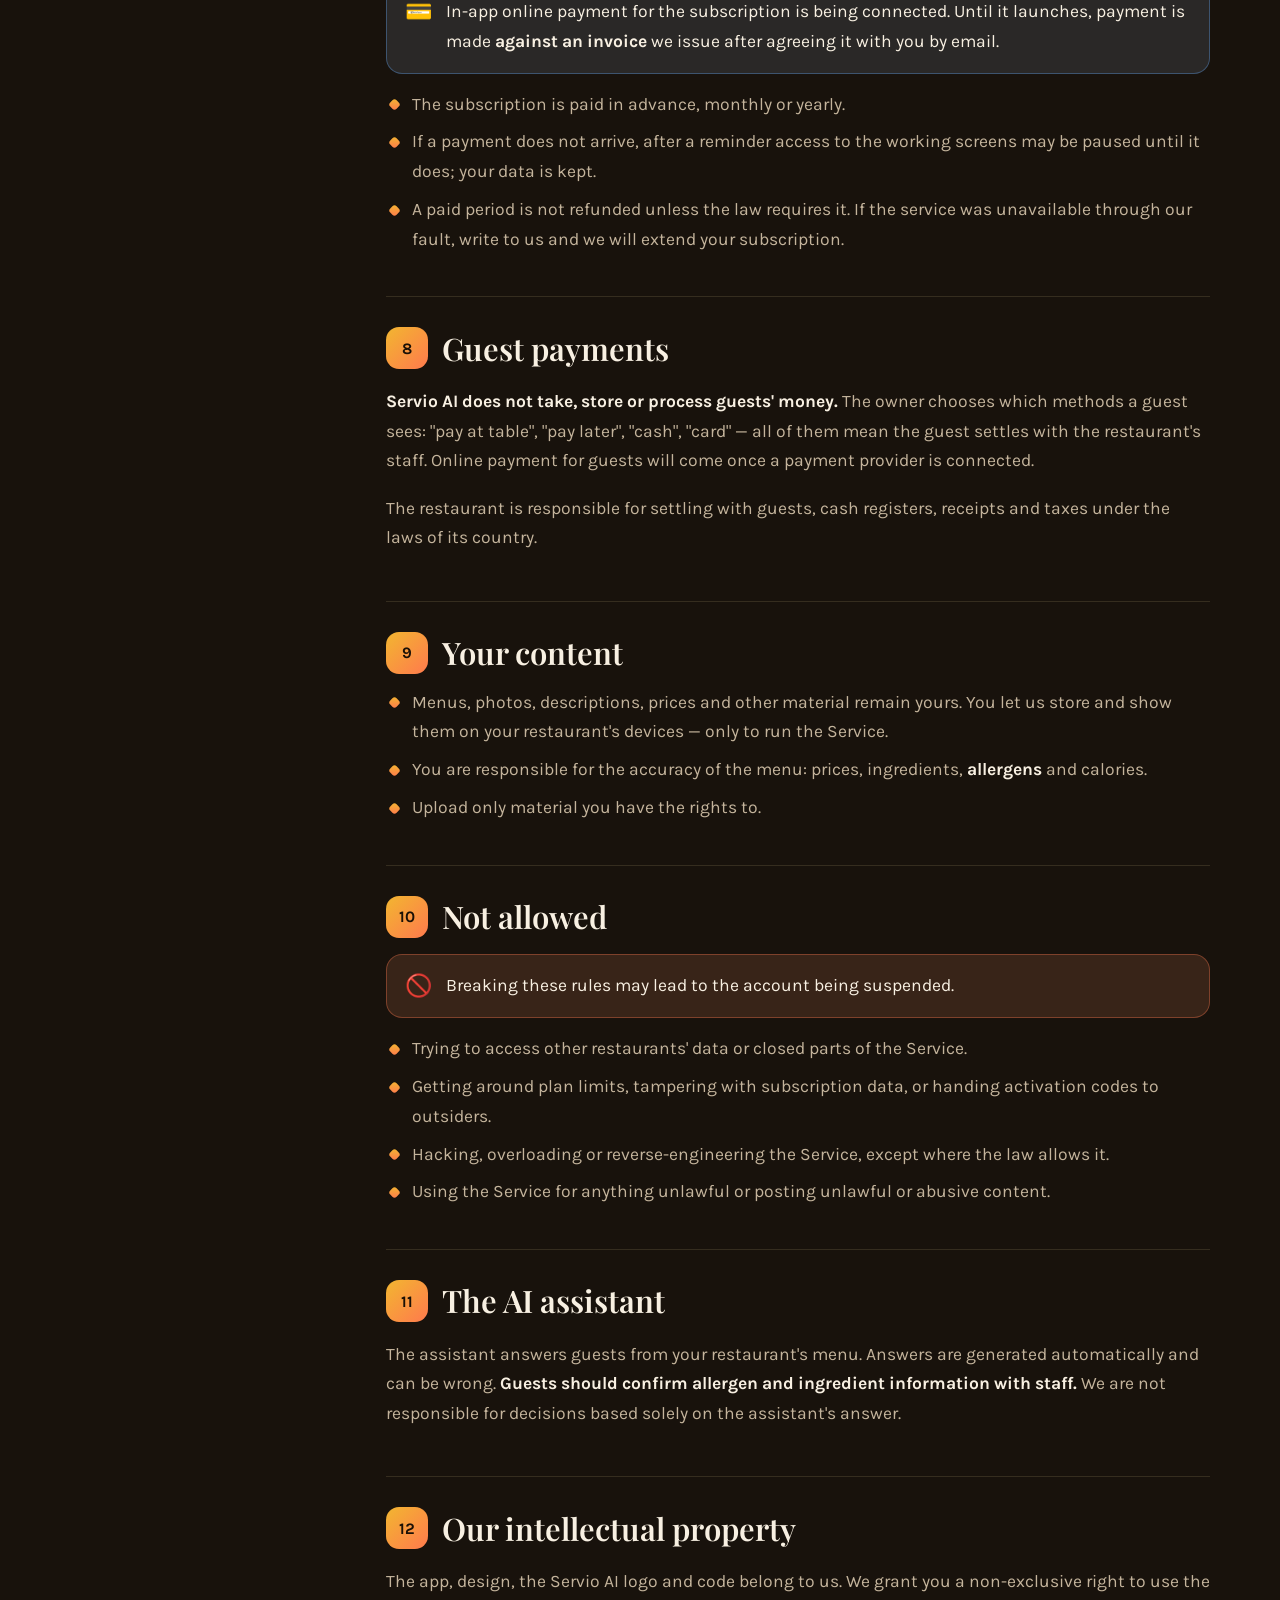
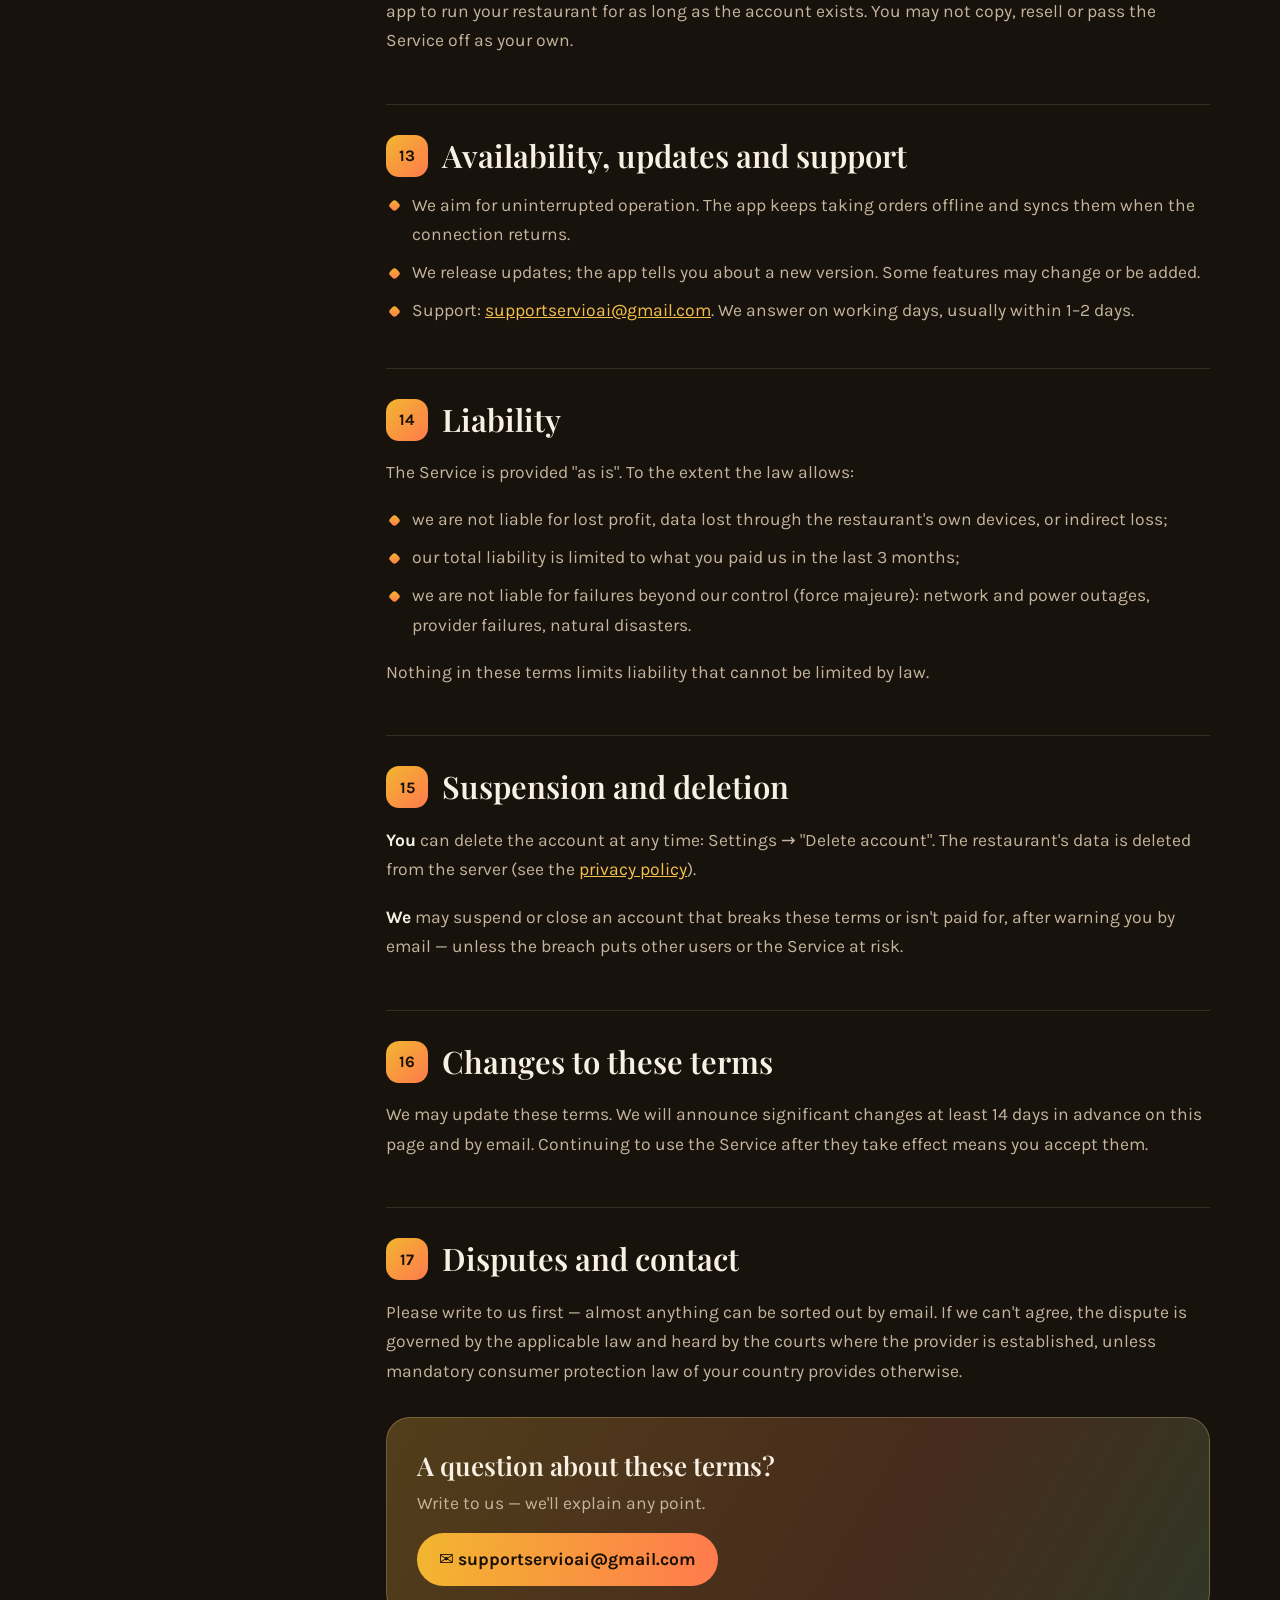
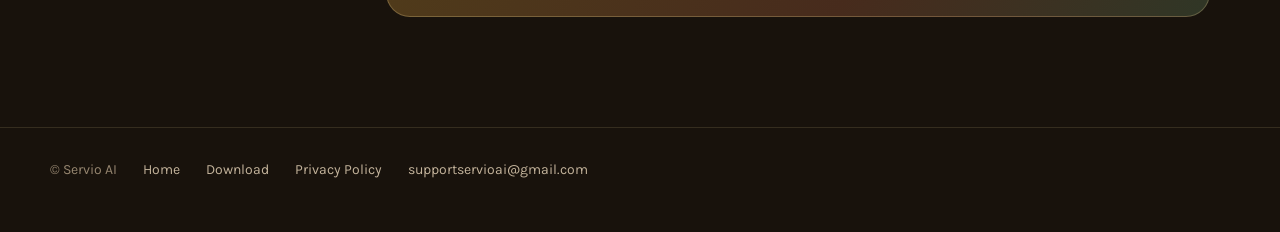
<file: terms.html>
<!doctype html>
<html lang="ru">
<head>
<meta charset="utf-8">
<meta name="viewport" content="width=device-width, initial-scale=1, viewport-fit=cover">
<title>Условия использования · Terms of Service — Servio AI</title>
<meta name="description" content="Условия использования Servio AI: аккаунт, пробный период, подписка, оплата гостей, ответственность и удаление аккаунта.">
<link rel="icon" href="mark.png">
<script>try{document.documentElement.dataset.theme=localStorage.getItem("servio_theme")||"dark"}catch(e){}</script>
<link rel="preconnect" href="https://fonts.googleapis.com"><link rel="preconnect" href="https://fonts.gstatic.com" crossorigin>
<link rel="stylesheet" href="https://fonts.googleapis.com/css2?family=Playfair+Display:ital,wght@0,600;1,500&family=Karla:wght@400;500;600;700&display=swap">
<link rel="stylesheet" href="legal.css?v=4">
</head>
<body>
<div class="bar"></div>
<nav class="nav"><div class="in">
  <a class="home" href="./"><img src="mark.png" alt="">Servio <i>AI</i></a>
  <div class="links"><a href="./" data-ru="Главная" data-en="Home">Главная</a><a href="download.html" data-ru="Скачать" data-en="Download">Скачать</a><a class="cur" href="terms.html" data-ru="Условия" data-en="Terms">Условия</a><a href="privacy.html" data-ru="Конфиденциальность" data-en="Privacy">Конфиденциальность</a></div>
  <button class="theme" id="themeBtn" type="button" aria-label="Light or dark theme"><svg class="sun" viewBox="0 0 24 24" fill="none" stroke="currentColor" stroke-width="1.9" stroke-linecap="round"><circle cx="12" cy="12" r="4.2"/><path d="M12 2.5v2.2M12 19.3v2.2M4.6 4.6l1.6 1.6M17.8 17.8l1.6 1.6M2.5 12h2.2M19.3 12h2.2M4.6 19.4l1.6-1.6M17.8 6.2l1.6-1.6"/></svg><svg class="moon" viewBox="0 0 24 24" fill="none" stroke="currentColor" stroke-width="1.9" stroke-linecap="round" stroke-linejoin="round"><path d="M20.5 14.2A8.5 8.5 0 0 1 9.8 3.5a8.5 8.5 0 1 0 10.7 10.7z"/></svg></button>
  <div class="tabs"><button data-l="ru">RU</button><button data-l="en">EN</button></div>
</div></nav>

<!-- ═════════════ RU ═════════════ -->
<header class="hero" lang-block="ru">
  <div class="eyebrow">Документы Servio AI</div>
  <h1>Условия <em>использования</em></h1>
  <p class="lead">Правила, по которым ресторан пользуется Servio AI: аккаунт, пробный период и подписка, оплата гостей, что можно и что нельзя, наша ответственность и как всё закончить. Читается за 10 минут.</p>
  <div class="meta"><span>Действуют с <b>2 ноября 2026 г.</b></span><span>Версия <b>1.0</b></span><span>Вопросы: <b><a href="mailto:supportservioai@gmail.com">supportservioai@gmail.com</a></b></span></div>
</header>
<div class="tldr" lang-block="ru">
  <div class="tl reveal"><div class="ic">🎁</div><b>14 дней бесплатно</b><p>Полный доступ без карты, до 5 планшетов. Потом — выбираете тариф или нет.</p></div>
  <div class="tl reveal"><div class="ic">💶</div><b>Честные цены</b><p>Standard €99,99 и Pro €249,99 в месяц. Год — дешевле двенадцати месяцев.</p></div>
  <div class="tl reveal"><div class="ic">🤝</div><b>Деньги гостей — ваши</b><p>Мы не принимаем оплату гостей: они платят вашему персоналу.</p></div>
  <div class="tl reveal"><div class="ic">🚪</div><b>Уйти можно в любой момент</b><p>Удалите аккаунт в настройках — данные ресторана удалятся с сервера.</p></div>
</div>

<!-- ═════════════ EN ═════════════ -->
<header class="hero" lang-block="en">
  <div class="eyebrow">Servio AI documents</div>
  <h1>Terms of <em>Service</em></h1>
  <p class="lead">The rules for a restaurant using Servio AI: the account, trial and subscription, guest payments, what is and isn't allowed, our liability and how to end it all. A 10-minute read.</p>
  <div class="meta"><span>Effective <b>2 November 2026</b></span><span>Version <b>1.0</b></span><span>Questions: <b><a href="mailto:supportservioai@gmail.com">supportservioai@gmail.com</a></b></span></div>
</header>
<div class="tldr" lang-block="en">
  <div class="tl reveal"><div class="ic">🎁</div><b>14 days free</b><p>Full access, no card, up to 5 tablets. Then you choose a plan — or don't.</p></div>
  <div class="tl reveal"><div class="ic">💶</div><b>Plain prices</b><p>Standard €99.99 and Pro €249.99 a month. A year costs less than twelve months.</p></div>
  <div class="tl reveal"><div class="ic">🤝</div><b>Guests pay you</b><p>We don't take guests' money: they pay your staff.</p></div>
  <div class="tl reveal"><div class="ic">🚪</div><b>Leave any time</b><p>Delete the account in Settings — the restaurant's data is deleted from the server.</p></div>
</div>

<div class="layout">
<aside class="toc" id="toc"></aside>
<div>

<!-- ═════════════ RU document ═════════════ -->
<article class="doc" lang-block="ru">
  <section><h2><span class="n">1</span><span class="t">Термины</span></h2>
    <div class="cards">
      <div class="card"><b>Сервис</b><p>Приложение Servio AI для Android, его облачная часть и сайт.</p></div>
      <div class="card"><b>Ресторан, вы</b><p>Заведение и его владелец, которые зарегистрировали аккаунт.</p></div>
      <div class="card"><b>Устройство</b><p>Планшет гостя, кухонный экран или телефон официанта, подключённый к ресторану кодом.</p></div>
      <div class="card"><b>Гость</b><p>Посетитель ресторана, который делает заказ с планшета. Аккаунт ему не нужен.</p></div>
      <div class="card"><b>Персонал</b><p>Сотрудники ресторана, которых добавил владелец.</p></div>
      <div class="card"><b>Подписка</b><p>Платный тариф после пробного периода.</p></div>
    </div>
  </section>

  <section><h2><span class="n">2</span><span class="t">Принятие условий</span></h2>
    <p>Регистрируясь или пользуясь Сервисом, вы подтверждаете, что прочитали эти условия и <a href="privacy.html">политику конфиденциальности</a> и согласны с ними, а также что вы вправе действовать от имени ресторана. Если вы не согласны — не пользуйтесь Сервисом.</p>
  </section>

  <section><h2><span class="n">3</span><span class="t">Аккаунт</span></h2>
    <ul>
      <li>Аккаунт создаёт владелец ресторана или уполномоченный им человек старше 16 лет. Почта подтверждается кодом из письма, вход через Google подтверждения не требует.</li>
      <li>Указывайте правдивые данные и держите их актуальными.</li>
      <li>Вы отвечаете за сохранность пароля и за всё, что происходит в вашем аккаунте. О подозрении на взлом сразу пишите нам.</li>
      <li>Один аккаунт — для одного ресторана или сети, которой вы управляете.</li>
    </ul>
  </section>

  <section><h2><span class="n">4</span><span class="t">Устройства и коды активации</span></h2>
    <p>Владелец выдаёт коды активации, и устройство по коду становится планшетом гостя, кухонным экраном или телефоном официанта. Количество устройств ограничено тарифом.</p>
    <ul>
      <li>Передавайте коды только своим сотрудникам и на свои устройства.</li>
      <li>Если устройство потеряно — отключите его в «Центре устройств».</li>
      <li>Используйте устройства с Android 7.0 или новее и следите за обновлениями приложения.</li>
    </ul>
  </section>

  <section><h2><span class="n">5</span><span class="t">Пробный период</span></h2>
    <p>Первые <b>14 дней</b> — бесплатно, с полным набором функций, до <b>5 планшетов</b>, без привязки карты. По окончании пробного периода приложение предложит выбрать тариф; пока тариф не оплачен, рабочие экраны закрываются экраном выбора тарифа. Ваши данные при этом сохраняются.</p>
  </section>

  <section><h2><span class="n">6</span><span class="t">Тарифы и цены</span></h2>
    <table class="tbl"><thead><tr><th>Тариф</th><th>Цена</th><th>Что входит</th></tr></thead><tbody>
      <tr><td><b>Пробный</b></td><td>€0 · 14 дней</td><td>До 5 планшетов, вся работа ресторана, ИИ-ассистент</td></tr>
      <tr><td><b>Standard</b></td><td>€99,99 / месяц<br>€999,99 / год</td><td>До 20 планшетов, все основные функции, расширенная аналитика, управление командой</td></tr>
      <tr><td><b>Pro</b></td><td>€249,99 / месяц<br>€2 499,99 / год</td><td>До 100 планшетов, всё из Standard, отчёты и больший лимит ИИ, готовность к нескольким заведениям</td></tr>
    </tbody></table>
    <p>Цены указаны в евро. Об изменении цен мы предупредим минимум за 30 дней; новая цена применяется со следующего периода оплаты.</p>
  </section>

  <section><h2><span class="n">7</span><span class="t">Оплата подписки</span></h2>
    <div class="callout info"><span class="i">💳</span><p>Онлайн-оплата подписки в приложении пока подключается. До её запуска оплата производится <b>по счёту</b>, который мы выставляем после согласования с вами по почте.</p></div>
    <ul>
      <li>Подписка оплачивается вперёд за месяц или за год.</li>
      <li>Если оплата не поступила, после напоминания доступ к рабочим экранам может быть приостановлен до оплаты; данные сохраняются.</li>
      <li>Оплаченный период не возвращается, если иное не требует закон. Если сервис был недоступен по нашей вине, напишите нам — мы продлим подписку.</li>
    </ul>
  </section>

  <section><h2><span class="n">8</span><span class="t">Оплата гостей</span></h2>
    <p><b>Servio AI не принимает, не хранит и не обрабатывает деньги гостей.</b> Владелец сам выбирает, какие способы видит гость: «оплата за столом», «оплата позже», «наличные», «карта» — все они означают, что гость рассчитывается с персоналом ресторана. Онлайн-оплата для гостей появится после подключения платёжного сервиса.</p>
    <p>Ресторан сам отвечает за расчёты с гостями, кассовую технику, чеки и налоги по законам своей страны.</p>
  </section>

  <section><h2><span class="n">9</span><span class="t">Ваш контент</span></h2>
    <ul>
      <li>Меню, фото, описания, цены и другие материалы остаются вашими. Вы даёте нам право хранить и показывать их на устройствах вашего ресторана — только для работы Сервиса.</li>
      <li>Вы отвечаете за точность меню: цен, состава, <b>аллергенов</b> и калорийности.</li>
      <li>Загружайте только материалы, на которые у вас есть права.</li>
    </ul>
  </section>

  <section><h2><span class="n">10</span><span class="t">Что нельзя делать</span></h2>
    <div class="callout warn"><span class="i">🚫</span><p>Нарушение этих правил может привести к блокировке аккаунта.</p></div>
    <ul>
      <li>Пытаться получить доступ к данным других ресторанов или к закрытым частям Сервиса.</li>
      <li>Обходить ограничения тарифа, подменять данные подписки, передавать коды активации посторонним.</li>
      <li>Взламывать, перегружать или разбирать Сервис, если это не разрешено законом.</li>
      <li>Использовать Сервис для незаконной деятельности или размещать незаконный, оскорбительный контент.</li>
    </ul>
  </section>

  <section><h2><span class="n">11</span><span class="t">ИИ-ассистент</span></h2>
    <p>Ассистент отвечает гостям по меню вашего ресторана. Ответы формируются автоматически и могут быть неточными. <b>Информацию об аллергенах и составе гость должен подтверждать у персонала.</b> Мы не отвечаем за решения, принятые только на основании ответа ассистента.</p>
  </section>

  <section><h2><span class="n">12</span><span class="t">Наша интеллектуальная собственность</span></h2>
    <p>Приложение, дизайн, логотип Servio AI и код принадлежат нам. Мы даём вам неисключительное право пользоваться приложением для работы вашего ресторана на время действия аккаунта. Нельзя копировать, продавать или выдавать Сервис за свой.</p>
  </section>

  <section><h2><span class="n">13</span><span class="t">Доступность, обновления и поддержка</span></h2>
    <ul>
      <li>Мы стремимся к бесперебойной работе. Приложение продолжает принимать заказы без интернета и синхронизирует их, когда связь возвращается.</li>
      <li>Мы выпускаем обновления; приложение сообщит о новой версии. Некоторые функции могут меняться или появляться.</li>
      <li>Поддержка: <a href="mailto:supportservioai@gmail.com">supportservioai@gmail.com</a>. Отвечаем по рабочим дням, обычно в течение 1–2 дней.</li>
    </ul>
  </section>

  <section><h2><span class="n">14</span><span class="t">Ответственность</span></h2>
    <p>Сервис предоставляется «как есть». В пределах, разрешённых законом:</p>
    <ul>
      <li>мы не отвечаем за упущенную выгоду, потерю данных по вине устройств ресторана и косвенные убытки;</li>
      <li>наша общая ответственность ограничена суммой, которую вы заплатили нам за последние 3 месяца;</li>
      <li>мы не отвечаем за сбои по причинам вне нашего контроля (форс-мажор): отключения связи и электричества, сбои у поставщиков, стихийные бедствия.</li>
    </ul>
    <p>Ничто в этих условиях не ограничивает ответственность, которую нельзя ограничить по закону.</p>
  </section>

  <section><h2><span class="n">15</span><span class="t">Приостановка и удаление аккаунта</span></h2>
    <p><b>Вы</b> можете удалить аккаунт в любой момент: Настройки → «Удалить аккаунт». Данные ресторана удалятся с сервера (подробнее — в <a href="privacy.html">политике конфиденциальности</a>).</p>
    <p><b>Мы</b> можем приостановить или закрыть аккаунт при нарушении этих условий или неоплате, предварительно предупредив вас по почте, — кроме случаев, когда нарушение угрожает другим пользователям или Сервису.</p>
  </section>

  <section><h2><span class="n">16</span><span class="t">Изменения условий</span></h2>
    <p>Мы можем обновлять эти условия. О существенных изменениях сообщим минимум за 14 дней на этой странице и по почте. Продолжая пользоваться Сервисом после вступления изменений в силу, вы соглашаетесь с ними.</p>
  </section>

  <section><h2><span class="n">17</span><span class="t">Споры и контакты</span></h2>
    <p>Сначала напишите нам — почти любой вопрос решается письмом. Если договориться не удалось, спор рассматривается по применимому праву и в суде по месту нахождения исполнителя, если обязательные нормы закона о защите прав потребителей вашей страны не предусматривают иное.</p>
    <div class="contact"><h3>Есть вопрос по условиям?</h3><p>Напишите нам — объясним любой пункт.</p><a class="btn" href="mailto:supportservioai@gmail.com?subject=Servio%20AI%20%E2%80%94%20%D1%83%D1%81%D0%BB%D0%BE%D0%B2%D0%B8%D1%8F">✉️ supportservioai@gmail.com</a></div>
  </section>
</article>

<!-- ═════════════ EN document ═════════════ -->
<article class="doc" lang-block="en">
  <section><h2><span class="n">1</span><span class="t">Definitions</span></h2>
    <div class="cards">
      <div class="card"><b>Service</b><p>The Servio AI Android app, its cloud part and this website.</p></div>
      <div class="card"><b>Restaurant, you</b><p>The venue and its owner who registered the account.</p></div>
      <div class="card"><b>Device</b><p>A guest tablet, kitchen display or waiter phone connected to the restaurant with a code.</p></div>
      <div class="card"><b>Guest</b><p>A restaurant visitor ordering from a tablet. No account needed.</p></div>
      <div class="card"><b>Staff</b><p>The restaurant's employees added by the owner.</p></div>
      <div class="card"><b>Subscription</b><p>A paid plan after the trial.</p></div>
    </div>
  </section>

  <section><h2><span class="n">2</span><span class="t">Accepting these terms</span></h2>
    <p>By signing up or using the Service you confirm that you have read and accept these terms and the <a href="privacy.html">privacy policy</a>, and that you may act on the restaurant's behalf. If you don't agree, please don't use the Service.</p>
  </section>

  <section><h2><span class="n">3</span><span class="t">Your account</span></h2>
    <ul>
      <li>The account is created by the restaurant's owner or someone they authorise, aged 16 or over. The email is confirmed with a code; Google sign-in needs no code.</li>
      <li>Give accurate information and keep it up to date.</li>
      <li>You are responsible for your password and for everything that happens in your account. Tell us at once if you suspect a breach.</li>
      <li>One account per restaurant or group you manage.</li>
    </ul>
  </section>

  <section><h2><span class="n">4</span><span class="t">Devices and activation codes</span></h2>
    <p>The owner issues activation codes; with a code a device becomes a guest tablet, kitchen display or waiter phone. The number of devices is limited by the plan.</p>
    <ul>
      <li>Give codes only to your staff and your own devices.</li>
      <li>If a device is lost, disconnect it in the Device Center.</li>
      <li>Use devices with Android 7.0 or later and keep the app up to date.</li>
    </ul>
  </section>

  <section><h2><span class="n">5</span><span class="t">The trial</span></h2>
    <p>The first <b>14 days</b> are free, with every feature, up to <b>5 tablets</b>, no card needed. When the trial ends the app asks you to choose a plan; until a plan is paid, the working screens are covered by the plan selection screen. Your data is kept.</p>
  </section>

  <section><h2><span class="n">6</span><span class="t">Plans and prices</span></h2>
    <table class="tbl"><thead><tr><th>Plan</th><th>Price</th><th>Includes</th></tr></thead><tbody>
      <tr><td><b>Trial</b></td><td>€0 · 14 days</td><td>Up to 5 tablets, the full workflow, AI assistant</td></tr>
      <tr><td><b>Standard</b></td><td>€99.99 / month<br>€999.99 / year</td><td>Up to 20 tablets, all core features, advanced analytics, team management</td></tr>
      <tr><td><b>Pro</b></td><td>€249.99 / month<br>€2,499.99 / year</td><td>Up to 100 tablets, everything in Standard, reports and a larger AI allowance, multi-location ready</td></tr>
    </tbody></table>
    <p>Prices are in euros. We will give at least 30 days' notice of a price change; the new price applies from the next billing period.</p>
  </section>

  <section><h2><span class="n">7</span><span class="t">Paying for the subscription</span></h2>
    <div class="callout info"><span class="i">💳</span><p>In-app online payment for the subscription is being connected. Until it launches, payment is made <b>against an invoice</b> we issue after agreeing it with you by email.</p></div>
    <ul>
      <li>The subscription is paid in advance, monthly or yearly.</li>
      <li>If a payment does not arrive, after a reminder access to the working screens may be paused until it does; your data is kept.</li>
      <li>A paid period is not refunded unless the law requires it. If the service was unavailable through our fault, write to us and we will extend your subscription.</li>
    </ul>
  </section>

  <section><h2><span class="n">8</span><span class="t">Guest payments</span></h2>
    <p><b>Servio AI does not take, store or process guests' money.</b> The owner chooses which methods a guest sees: "pay at table", "pay later", "cash", "card" — all of them mean the guest settles with the restaurant's staff. Online payment for guests will come once a payment provider is connected.</p>
    <p>The restaurant is responsible for settling with guests, cash registers, receipts and taxes under the laws of its country.</p>
  </section>

  <section><h2><span class="n">9</span><span class="t">Your content</span></h2>
    <ul>
      <li>Menus, photos, descriptions, prices and other material remain yours. You let us store and show them on your restaurant's devices — only to run the Service.</li>
      <li>You are responsible for the accuracy of the menu: prices, ingredients, <b>allergens</b> and calories.</li>
      <li>Upload only material you have the rights to.</li>
    </ul>
  </section>

  <section><h2><span class="n">10</span><span class="t">Not allowed</span></h2>
    <div class="callout warn"><span class="i">🚫</span><p>Breaking these rules may lead to the account being suspended.</p></div>
    <ul>
      <li>Trying to access other restaurants' data or closed parts of the Service.</li>
      <li>Getting around plan limits, tampering with subscription data, or handing activation codes to outsiders.</li>
      <li>Hacking, overloading or reverse-engineering the Service, except where the law allows it.</li>
      <li>Using the Service for anything unlawful or posting unlawful or abusive content.</li>
    </ul>
  </section>

  <section><h2><span class="n">11</span><span class="t">The AI assistant</span></h2>
    <p>The assistant answers guests from your restaurant's menu. Answers are generated automatically and can be wrong. <b>Guests should confirm allergen and ingredient information with staff.</b> We are not responsible for decisions based solely on the assistant's answer.</p>
  </section>

  <section><h2><span class="n">12</span><span class="t">Our intellectual property</span></h2>
    <p>The app, design, the Servio AI logo and code belong to us. We grant you a non-exclusive right to use the app to run your restaurant for as long as the account exists. You may not copy, resell or pass the Service off as your own.</p>
  </section>

  <section><h2><span class="n">13</span><span class="t">Availability, updates and support</span></h2>
    <ul>
      <li>We aim for uninterrupted operation. The app keeps taking orders offline and syncs them when the connection returns.</li>
      <li>We release updates; the app tells you about a new version. Some features may change or be added.</li>
      <li>Support: <a href="mailto:supportservioai@gmail.com">supportservioai@gmail.com</a>. We answer on working days, usually within 1–2 days.</li>
    </ul>
  </section>

  <section><h2><span class="n">14</span><span class="t">Liability</span></h2>
    <p>The Service is provided "as is". To the extent the law allows:</p>
    <ul>
      <li>we are not liable for lost profit, data lost through the restaurant's own devices, or indirect loss;</li>
      <li>our total liability is limited to what you paid us in the last 3 months;</li>
      <li>we are not liable for failures beyond our control (force majeure): network and power outages, provider failures, natural disasters.</li>
    </ul>
    <p>Nothing in these terms limits liability that cannot be limited by law.</p>
  </section>

  <section><h2><span class="n">15</span><span class="t">Suspension and deletion</span></h2>
    <p><b>You</b> can delete the account at any time: Settings → "Delete account". The restaurant's data is deleted from the server (see the <a href="privacy.html">privacy policy</a>).</p>
    <p><b>We</b> may suspend or close an account that breaks these terms or isn't paid for, after warning you by email — unless the breach puts other users or the Service at risk.</p>
  </section>

  <section><h2><span class="n">16</span><span class="t">Changes to these terms</span></h2>
    <p>We may update these terms. We will announce significant changes at least 14 days in advance on this page and by email. Continuing to use the Service after they take effect means you accept them.</p>
  </section>

  <section><h2><span class="n">17</span><span class="t">Disputes and contact</span></h2>
    <p>Please write to us first — almost anything can be sorted out by email. If we can't agree, the dispute is governed by the applicable law and heard by the courts where the provider is established, unless mandatory consumer protection law of your country provides otherwise.</p>
    <div class="contact"><h3>A question about these terms?</h3><p>Write to us — we'll explain any point.</p><a class="btn" href="mailto:supportservioai@gmail.com?subject=Servio%20AI%20%E2%80%94%20terms">✉️ supportservioai@gmail.com</a></div>
  </section>
</article>

</div>
</div>
<footer><div class="in"><span>© Servio AI</span><a href="./" data-ru="Главная" data-en="Home">Главная</a><a href="download.html" data-ru="Скачать" data-en="Download">Скачать</a><a href="privacy.html" data-ru="Политика конфиденциальности" data-en="Privacy Policy">Политика конфиденциальности</a><a href="mailto:supportservioai@gmail.com">supportservioai@gmail.com</a></div></footer>
<script src="legal.js?v=3"></script>
</body>
</html>
</file>
<file: legal.css>
:root{
  --bg:#18120C;--bg2:#1F1810;--paper:#241C13;--paper2:#2B2217;--ink:#F8F0E2;--muted:#C4B49C;--dim:#968670;
  --gold:#F2B630;--gold2:#F5C04A;--coral:#FF7A4D;--sage:#6CC08A;--sky:#62A6F5;--plum:#B88AE6;
  --hair:rgba(255,227,161,.13);--hair-s:rgba(255,227,161,.24);
  --shadow:0 1px 2px rgba(0,0,0,.3),0 18px 40px -20px rgba(0,0,0,.7);
  --display:"Playfair Display",Georgia,serif;--body:"Karla","Segoe UI",system-ui,sans-serif;color-scheme:dark}
:root[data-theme=light]{--bg:#FBF5EA;--bg2:#F5ECDB;--paper:#FFFDF8;--paper2:#FFF8EC;--ink:#1E160D;--muted:#64574A;--dim:#9A8B76;
  --gold:#B7830F;--gold2:#C9921A;--coral:#D9572F;--sage:#3F7D55;--sky:#2F6FBF;--plum:#7A43A3;
  --hair:rgba(70,48,20,.12);--hair-s:rgba(70,48,20,.22);--shadow:0 1px 2px rgba(60,40,10,.06),0 14px 34px -18px rgba(90,60,15,.3);color-scheme:light}
*{box-sizing:border-box}
html{scroll-behavior:smooth;scroll-padding-top:90px}
body{margin:0;background:var(--bg);color:var(--ink);font:17.5px/1.7 var(--body);-webkit-font-smoothing:antialiased}
body::before{content:"";position:fixed;inset:0;z-index:-1;pointer-events:none;background:
  radial-gradient(40% 30% at 5% 5%,color-mix(in srgb,var(--gold) 20%,transparent),transparent 70%),
  radial-gradient(35% 30% at 100% 20%,color-mix(in srgb,var(--coral) 14%,transparent),transparent 70%),
  radial-gradient(40% 35% at 90% 100%,color-mix(in srgb,var(--sage) 12%,transparent),transparent 70%)}
a{color:var(--gold2)}
.bar{position:fixed;top:0;left:0;height:3px;width:0;z-index:60;background:linear-gradient(90deg,var(--gold),var(--coral))}
.nav{position:sticky;top:0;z-index:50;background:color-mix(in srgb,var(--bg) 82%,transparent);backdrop-filter:blur(14px);-webkit-backdrop-filter:blur(14px);border-bottom:1px solid var(--hair)}
.nav .in{max-width:1180px;margin:0 auto;padding:0 20px;height:66px;display:flex;align-items:center;gap:16px}
.home{display:flex;align-items:center;gap:10px;text-decoration:none;color:var(--ink);font:600 22px var(--display)}
.home img{width:32px}.home i{font-style:italic;font-weight:600;background:linear-gradient(95deg,#F5C04A,#F59E2E 55%,#FF7A4D);-webkit-background-clip:text;background-clip:text;color:transparent;padding-right:.06em;margin-left:.02em}
.nav .links{margin-left:auto;display:flex;gap:18px;font-size:15px}
.nav .links a{color:var(--muted);text-decoration:none}.nav .links a:hover,.nav .links a.cur{color:var(--ink)}
.tabs{display:flex;border:1px solid var(--hair-s);border-radius:999px;overflow:hidden}
.tabs button{all:unset;cursor:pointer;padding:6px 13px;font-size:13px;font-weight:700;color:var(--muted)}
.tabs button[aria-pressed=true]{background:linear-gradient(95deg,var(--gold),var(--coral));color:#1A1006}
.theme{all:unset;cursor:pointer;width:36px;height:36px;border-radius:50%;display:grid;place-items:center;border:1px solid var(--hair-s);color:var(--ink);transition:transform .3s}
.theme:hover{transform:rotate(18deg)}.theme svg{width:18px;height:18px}.theme .moon{display:none}
:root:not([data-theme=light]) .theme .sun{display:none}:root:not([data-theme=light]) .theme .moon{display:block}
@media (max-width:760px){.nav .links{display:none}.theme{margin-left:auto}}

.hero{max-width:1180px;margin:0 auto;padding:64px 20px 30px}
.eyebrow{display:inline-flex;align-items:center;gap:10px;font-size:12px;letter-spacing:.24em;text-transform:uppercase;color:var(--gold);font-weight:700}
.eyebrow::before{content:"";width:26px;height:2px;border-radius:2px;background:linear-gradient(90deg,var(--gold),var(--coral))}
h1{font:600 clamp(40px,6.5vw,76px)/1.04 var(--display);margin:16px 0 18px;letter-spacing:-.015em}
h1 em{font-style:italic;font-weight:500;background:linear-gradient(100deg,var(--gold),var(--coral));-webkit-background-clip:text;background-clip:text;color:transparent}
.lead{font-size:clamp(17px,1.7vw,21px);color:var(--muted);max-width:760px;margin:0}
.meta{display:flex;flex-wrap:wrap;gap:10px;margin-top:24px}
.meta span{padding:8px 14px;border-radius:999px;background:var(--paper);border:1px solid var(--hair);font-size:14px;color:var(--muted)}
.meta b{color:var(--ink)}

.tldr{max-width:1180px;margin:10px auto 0;padding:0 20px;display:grid;grid-template-columns:repeat(4,1fr);gap:14px}
.tl{background:var(--paper);border:1px solid var(--hair);border-radius:20px;padding:20px;box-shadow:var(--shadow);position:relative;overflow:hidden}
.tl::before{content:"";position:absolute;inset:0 0 auto 0;height:4px;background:var(--c)}
.tl .ic{font-size:26px;line-height:1}.tl b{display:block;font:600 19px/1.25 var(--display);margin:12px 0 6px}.tl p{margin:0;font-size:14.5px;line-height:1.55;color:var(--muted)}
.tl:nth-child(1){--c:var(--gold)}.tl:nth-child(2){--c:var(--coral)}.tl:nth-child(3){--c:var(--sage)}.tl:nth-child(4){--c:var(--sky)}
@media (max-width:980px){.tldr{grid-template-columns:1fr 1fr}}@media (max-width:560px){.tldr{grid-template-columns:1fr}}

.layout{max-width:1180px;margin:0 auto;padding:46px 20px 80px;display:grid;grid-template-columns:270px minmax(0,1fr);gap:46px;align-items:start}
.toc{position:sticky;top:90px;max-height:calc(100vh - 110px);overflow:auto;padding:18px;border-radius:20px;background:var(--paper);border:1px solid var(--hair);scrollbar-width:thin}
.toc b{display:block;font-size:12px;letter-spacing:.2em;text-transform:uppercase;color:var(--gold);margin-bottom:10px}
.toc a{display:flex;gap:9px;padding:6px 8px;border-radius:10px;color:var(--muted);text-decoration:none;font-size:14.5px;line-height:1.35;transition:background .2s,color .2s}
.toc a span{flex:none;width:22px;color:var(--dim);font-variant-numeric:tabular-nums}
.toc a:hover{background:var(--paper2);color:var(--ink)}
.toc a.on{background:linear-gradient(90deg,color-mix(in srgb,var(--gold) 18%,transparent),transparent);color:var(--ink)}
.toc a.on span{color:var(--gold)}
@media (max-width:980px){.layout{grid-template-columns:1fr}.toc{position:static;max-height:none}}

.doc section{padding:30px 0;border-bottom:1px solid var(--hair)}
.doc section:last-of-type{border-bottom:0}
.doc h2{display:flex;align-items:center;gap:14px;font:600 clamp(24px,2.6vw,31px)/1.2 var(--display);margin:0 0 14px}
.doc h2 .n{flex:none;width:42px;height:42px;border-radius:13px;display:grid;place-items:center;font:700 16px var(--body);color:#1A1006;background:linear-gradient(135deg,var(--gold),var(--coral))}
.doc h3{font:600 19px var(--display);margin:22px 0 6px}
.doc p,.doc li{color:var(--muted)}.doc p b,.doc li b,.doc td b{color:var(--ink)}
.doc ul{padding-left:0;list-style:none;display:grid;gap:8px;margin:12px 0}
.doc ul li{position:relative;padding-left:26px}
.doc ul li::before{content:"";position:absolute;left:4px;top:.62em;width:9px;height:9px;border-radius:3px;background:linear-gradient(135deg,var(--gold),var(--coral));transform:rotate(45deg)}
.callout{display:flex;gap:14px;padding:16px 18px;border-radius:16px;margin:16px 0;background:color-mix(in srgb,var(--c,var(--gold)) 9%,var(--paper));border:1px solid color-mix(in srgb,var(--c,var(--gold)) 35%,transparent)}
.callout .i{font-size:22px;line-height:1.4}.callout p{margin:0;color:var(--ink)}
.callout.warn{--c:var(--coral)}.callout.ok{--c:var(--sage)}.callout.info{--c:var(--sky)}
.tbl{width:100%;border-collapse:separate;border-spacing:0;margin:14px 0;border:1px solid var(--hair);border-radius:16px;overflow:hidden;font-size:15.5px}
.tbl th{text-align:left;font-size:12.5px;letter-spacing:.08em;text-transform:uppercase;color:var(--gold);background:var(--paper2);padding:11px 14px}
.tbl td{padding:12px 14px;border-top:1px solid var(--hair);color:var(--muted);vertical-align:top;background:var(--paper)}
@media (max-width:640px){.tbl,.tbl tbody,.tbl tr,.tbl td{display:block}.tbl thead{display:none}.tbl td{border-top:0}.tbl tr{border-top:1px solid var(--hair)}.tbl td:first-child{padding-bottom:0;color:var(--ink);font-weight:600}}
.cards{display:grid;grid-template-columns:repeat(3,1fr);gap:12px;margin:14px 0}
.card{background:var(--paper);border:1px solid var(--hair);border-radius:16px;padding:16px}
.card b{display:block;color:var(--ink);margin-bottom:4px}.card p{margin:0;font-size:14.5px;line-height:1.5}
@media (max-width:760px){.cards{grid-template-columns:1fr}}
.contact{margin-top:30px;padding:30px;border-radius:24px;background:linear-gradient(120deg,color-mix(in srgb,var(--gold) 22%,var(--paper)),color-mix(in srgb,var(--coral) 16%,var(--paper)) 60%,color-mix(in srgb,var(--sage) 16%,var(--paper)));border:1px solid var(--hair-s)}
.contact h3{margin:0 0 6px;font:600 26px var(--display)}.contact p{margin:0 0 14px;color:var(--muted)}
.btn{display:inline-flex;align-items:center;gap:9px;padding:12px 22px;border-radius:999px;font-weight:700;text-decoration:none;color:#1A1006;background:linear-gradient(95deg,var(--gold),var(--coral))}
[lang-block]{display:none}[lang-block].on{display:block}
.reveal{opacity:0;transform:translateY(18px);transition:opacity .7s ease,transform .7s ease}.reveal.in{opacity:1;transform:none}
footer{border-top:1px solid var(--hair);padding:30px 20px 50px;color:var(--dim);font-size:14px}
footer .in{max-width:1180px;margin:0 auto;display:flex;flex-wrap:wrap;gap:12px 26px}
footer a{color:var(--muted);text-decoration:none}
@media (prefers-reduced-motion:reduce){.reveal{opacity:1;transform:none;transition:none}html{scroll-behavior:auto}}
@media print{.nav,.toc,.bar,.tabs{display:none}.layout{display:block}body::before{display:none}}
@media (max-width:480px){.hero h1{font-size:clamp(30px,9.4vw,40px);overflow-wrap:anywhere;hyphens:auto}}
</file>
